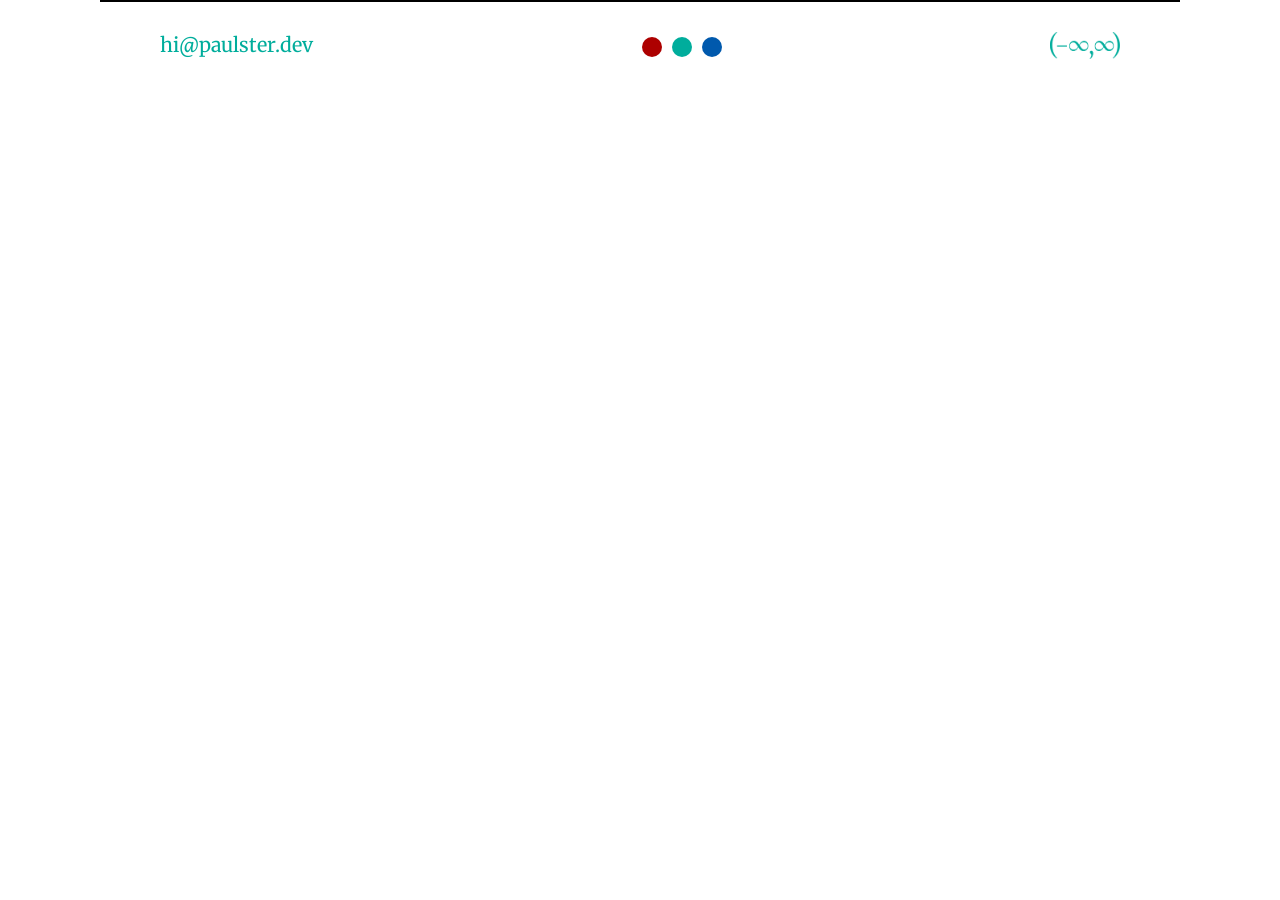
<file: footer.html>
<!DOCTYPE html>
<html>
    <head>
        <meta name="viewport" content="width=device-width, initial-scale=1">
        <link rel="stylesheet" href="/style.css?v=1.1">
        <link rel="preconnect" href="https://fonts.googleapis.com">
        <link rel="preconnect" href="https://fonts.gstatic.com" crossorigin>
        <link href="https://fonts.googleapis.com/css2?family=Merriweather:ital,opsz,wdth,wght@0,18..144,112,300..900;1,18..144,112,300..900&display=swap" rel="stylesheet">
                </head>
    <div class="footer-container">
        <div class="separator"></div>
        <div class="footer">
            <a href="mailto:hi@paulster.dev" class="footer-text">
                hi@paulster.dev
            </a>
            <div class="circles-container">
                <div class="circle" style="background-color:#AD0000">
                </div>
                <div class="circle" style="background-color:#00AD9C">
                </div>
                <div class="circle" style="background-color:#0059AD">
                </div>
            </div>
            <a href="/writing/infinites.html">
                <img src="/assets/Infinites.png" style="width:70px">
            </a>

        </div>
    </div>

</html>
</file>
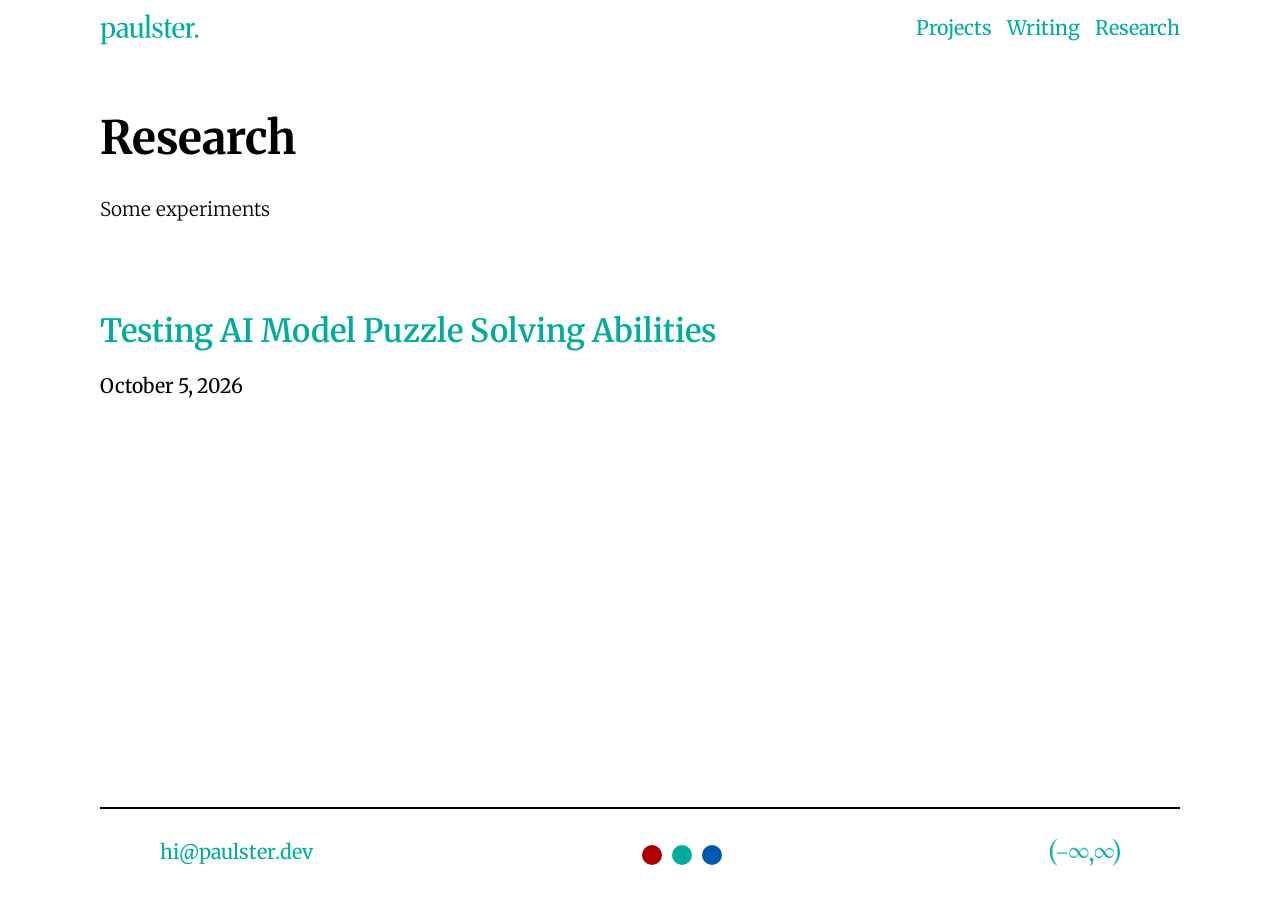
<file: research.html>
<!DOCTYPE html>
<html>
    <head>
        <meta name="viewport" content="width=device-width, initial-scale=1">
        <link rel="stylesheet" href="/style.css?v=1.1">
        <link rel="shortcut icon" href="/assets/favicon.png">
        <script src="/script.js" defer></script>
        <link rel="preconnect" href="https://fonts.googleapis.com">
        <link rel="preconnect" href="https://fonts.gstatic.com" crossorigin>
        <link href="https://fonts.googleapis.com/css2?family=Merriweather:ital,opsz,wdth,wght@0,18..144,112,300..900;1,18..144,112,300..900&display=swap" rel="stylesheet">

        <title>Research - paulster.dev</title>
    </head>
    
    <body>
        <header>
            <div id="header-menu">
            </div>
        </header>
        <div class="page-title-container">
            <h1 class="heading1">
                Research
            </h1>
            <h2 class="heading4">
                Some experiments
            </h2>
        </div>
        <div id="research-cards-container" class="essay-cards-container">
            
        </div>
        <footer>
            <div id="footer">
            </div>
        </footer>
    </body>

</html>
</file>
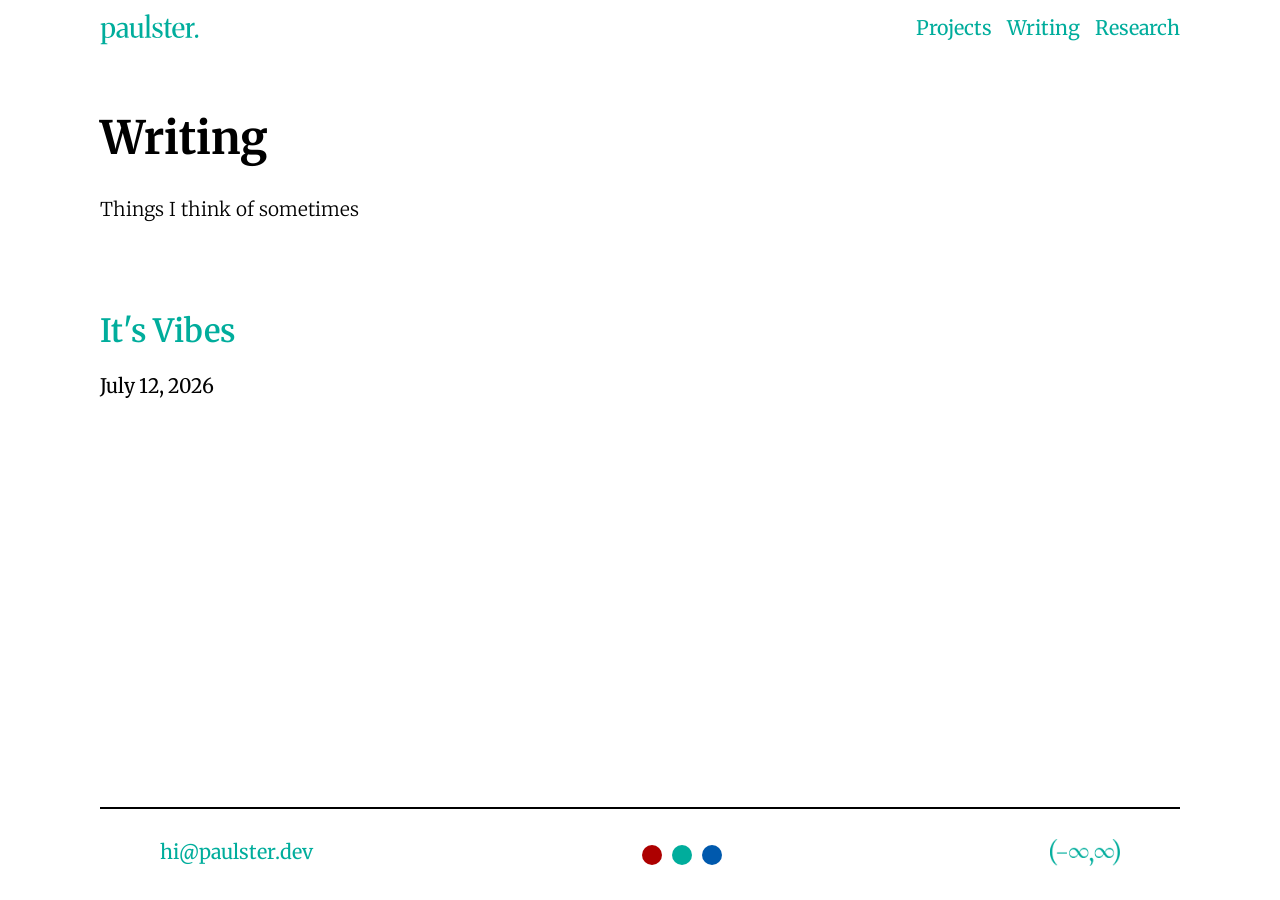
<file: writing.html>
<!DOCTYPE html>
<html>
    <head>
        <meta name="viewport" content="width=device-width, initial-scale=1">
        <link rel="stylesheet" href="/style.css?v=1.1">
        <link rel="preconnect" href="https://fonts.googleapis.com">
        <link rel="preconnect" href="https://fonts.gstatic.com" crossorigin>
        <link href="https://fonts.googleapis.com/css2?family=Merriweather:ital,opsz,wdth,wght@0,18..144,112,300..900;1,18..144,112,300..900&display=swap" rel="stylesheet">
        <link rel="shortcut icon" href="/assets/favicon.png">
        <script src="/script.js" defer></script>

        <title>Writing - paulster.dev</title>
    </head>
    
    <body>
        <header>
            <div id="header-menu">
            </div>
        </header>
        <div class="page-title-container">
            <h1 class="heading1">
                Writing
            </h1>
            <h2 class="heading4">
                Things I think of sometimes
            </h2>
        </div>
        <div id="writing-cards-container" class="essay-cards-container">
            
        </div>
        <footer>
            <div id="footer">
            </div>
        </footer>
    </body>
    
</html>
</file>
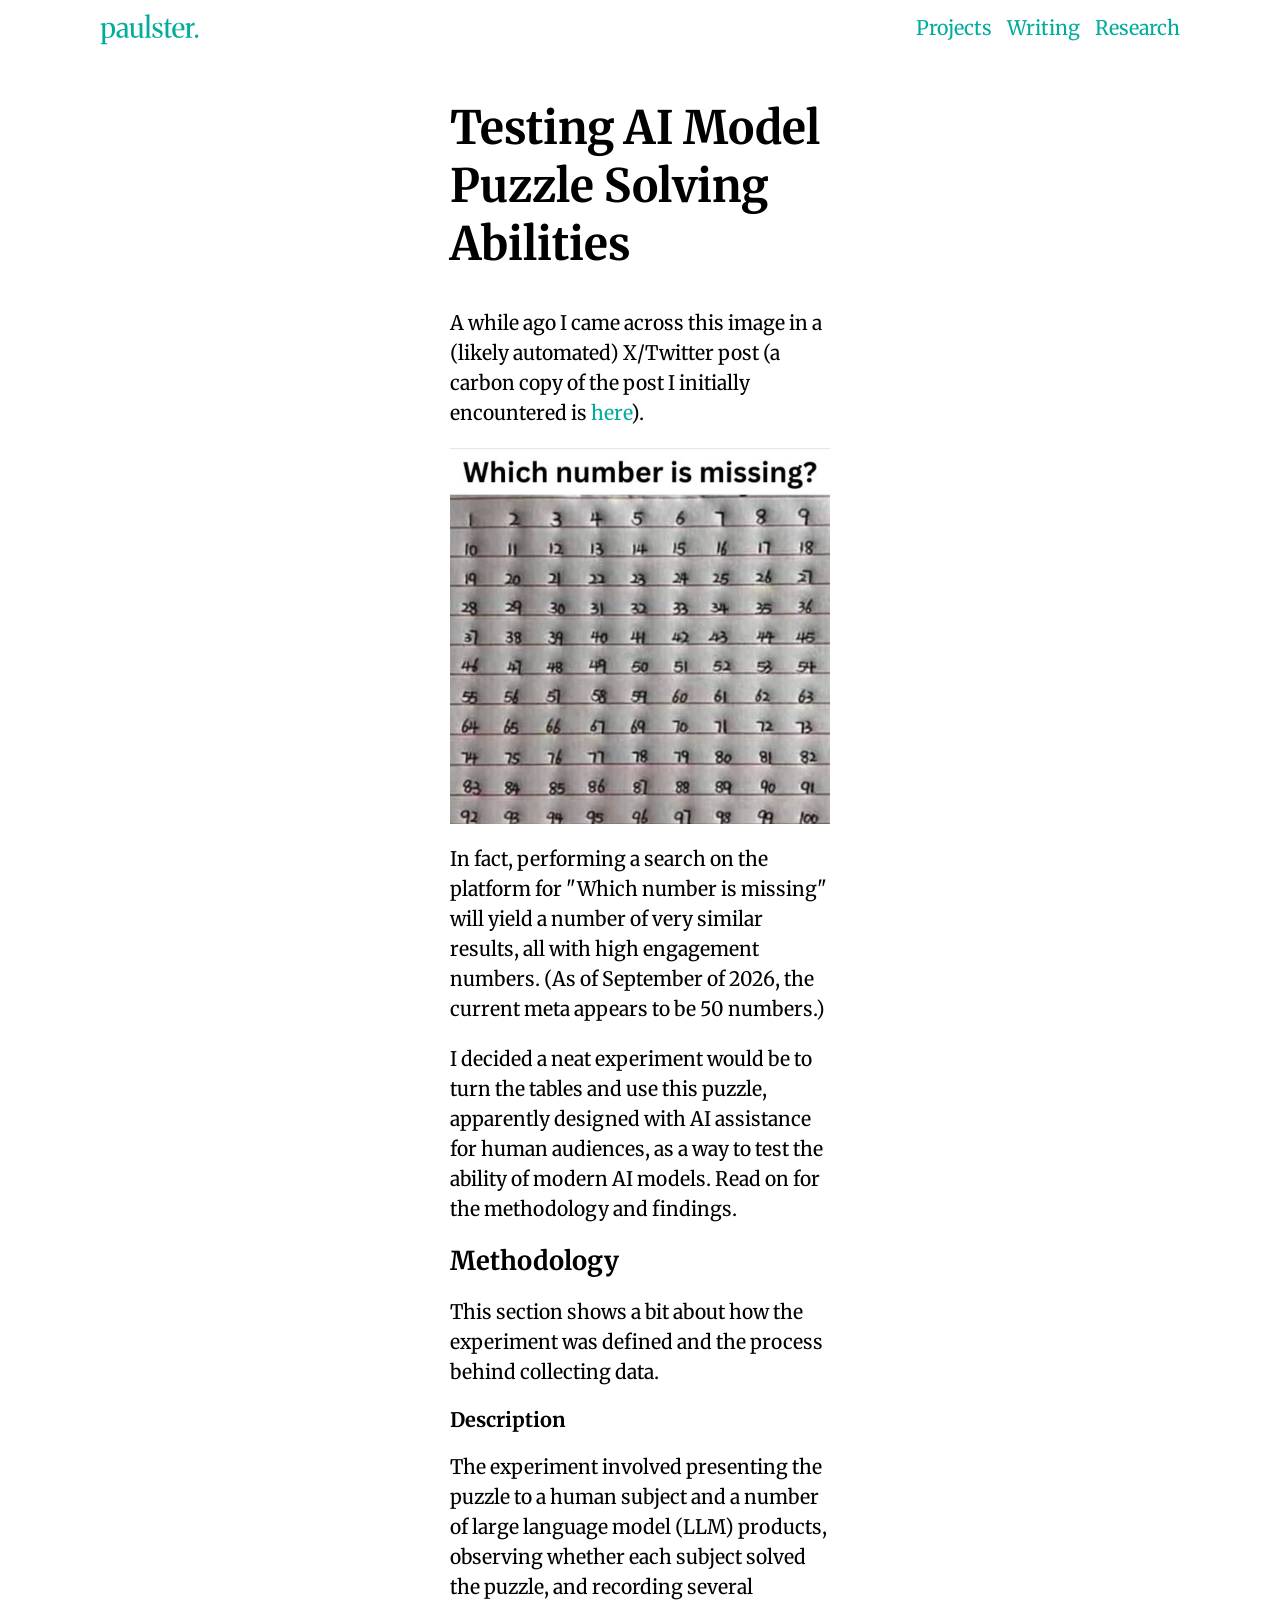
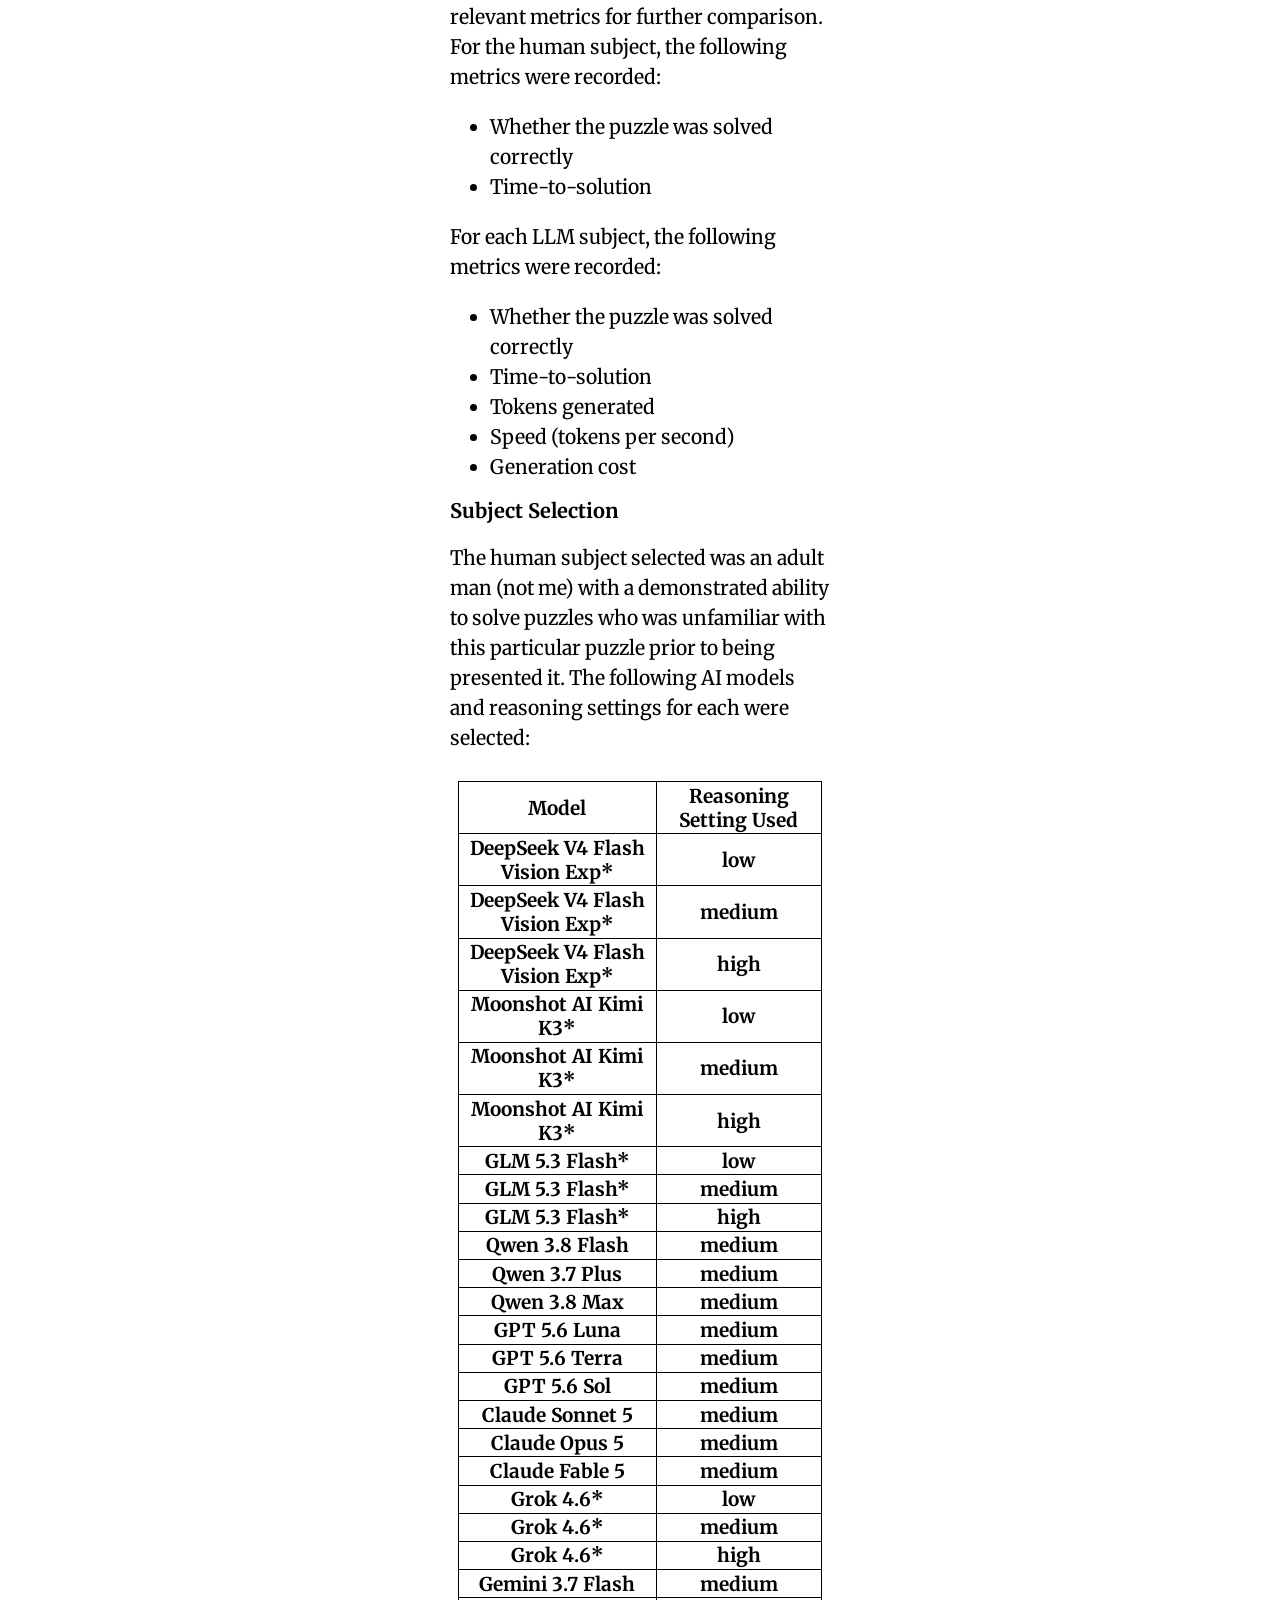
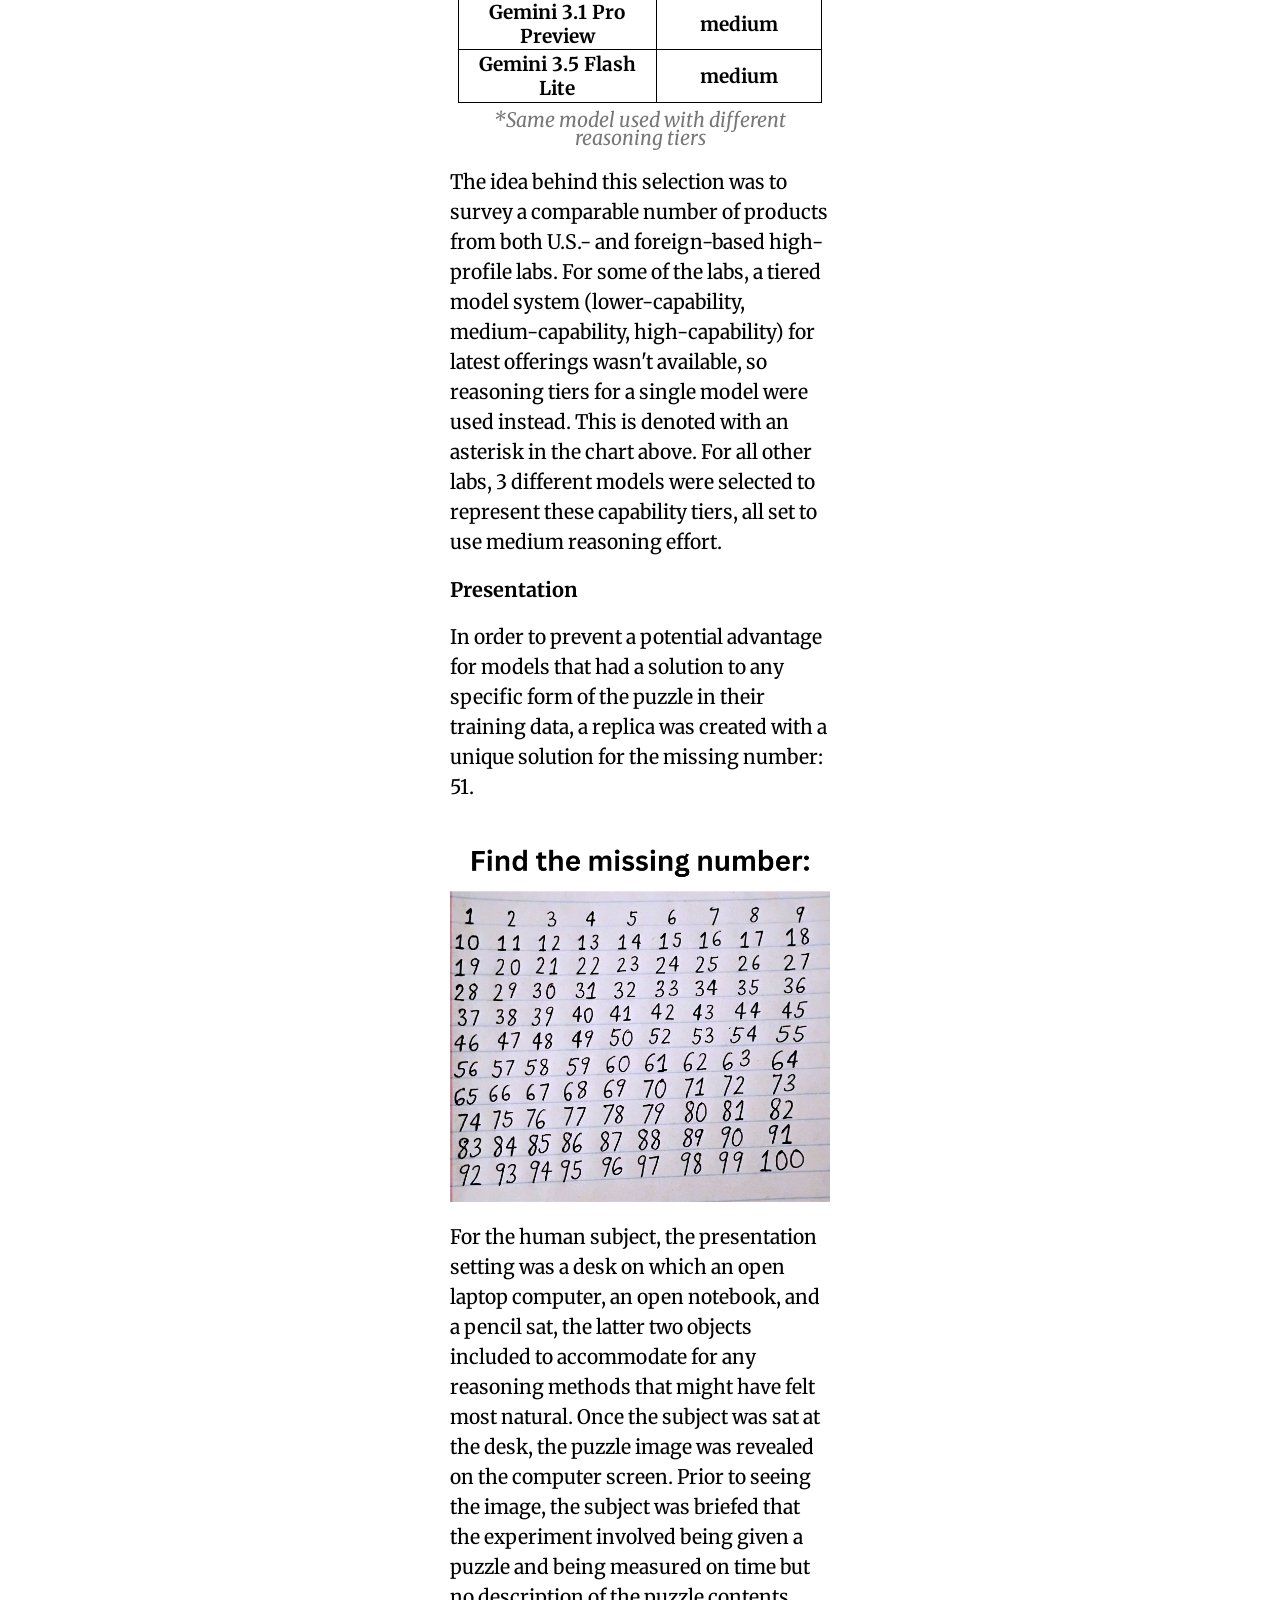
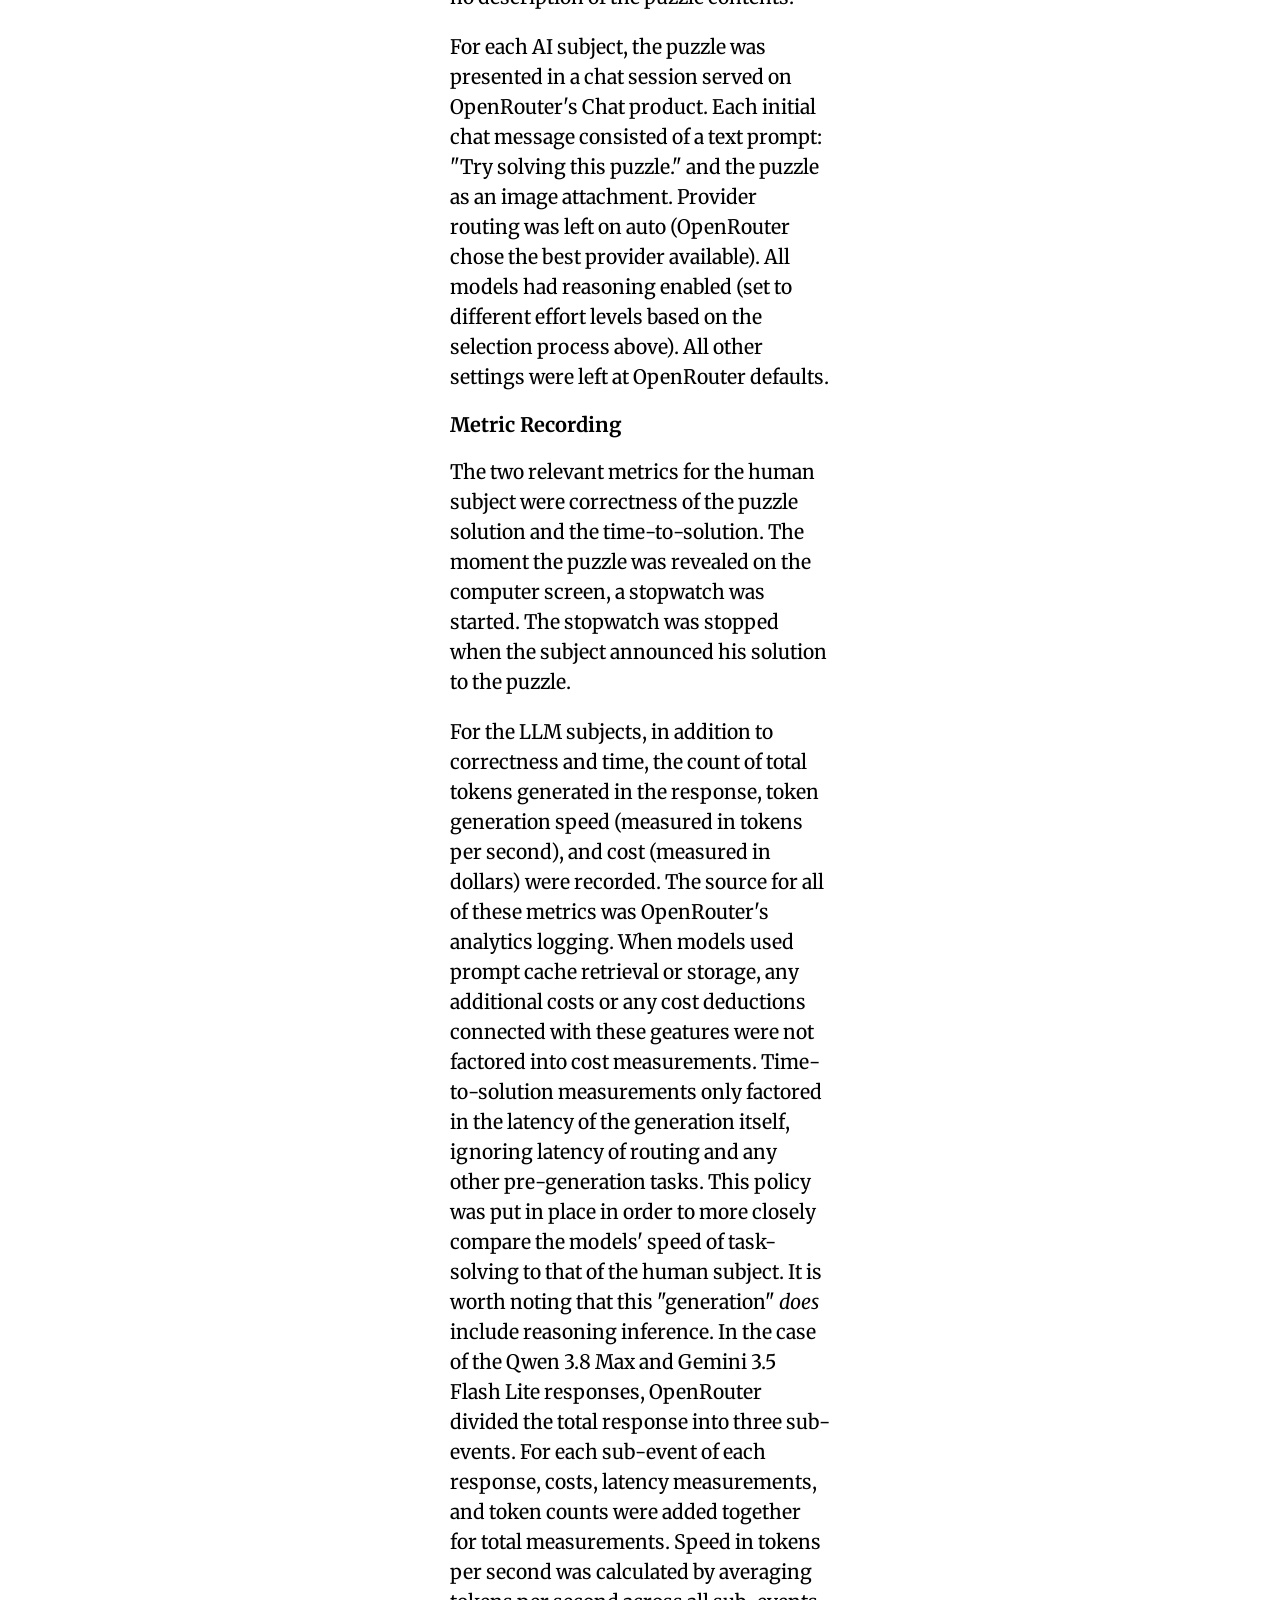
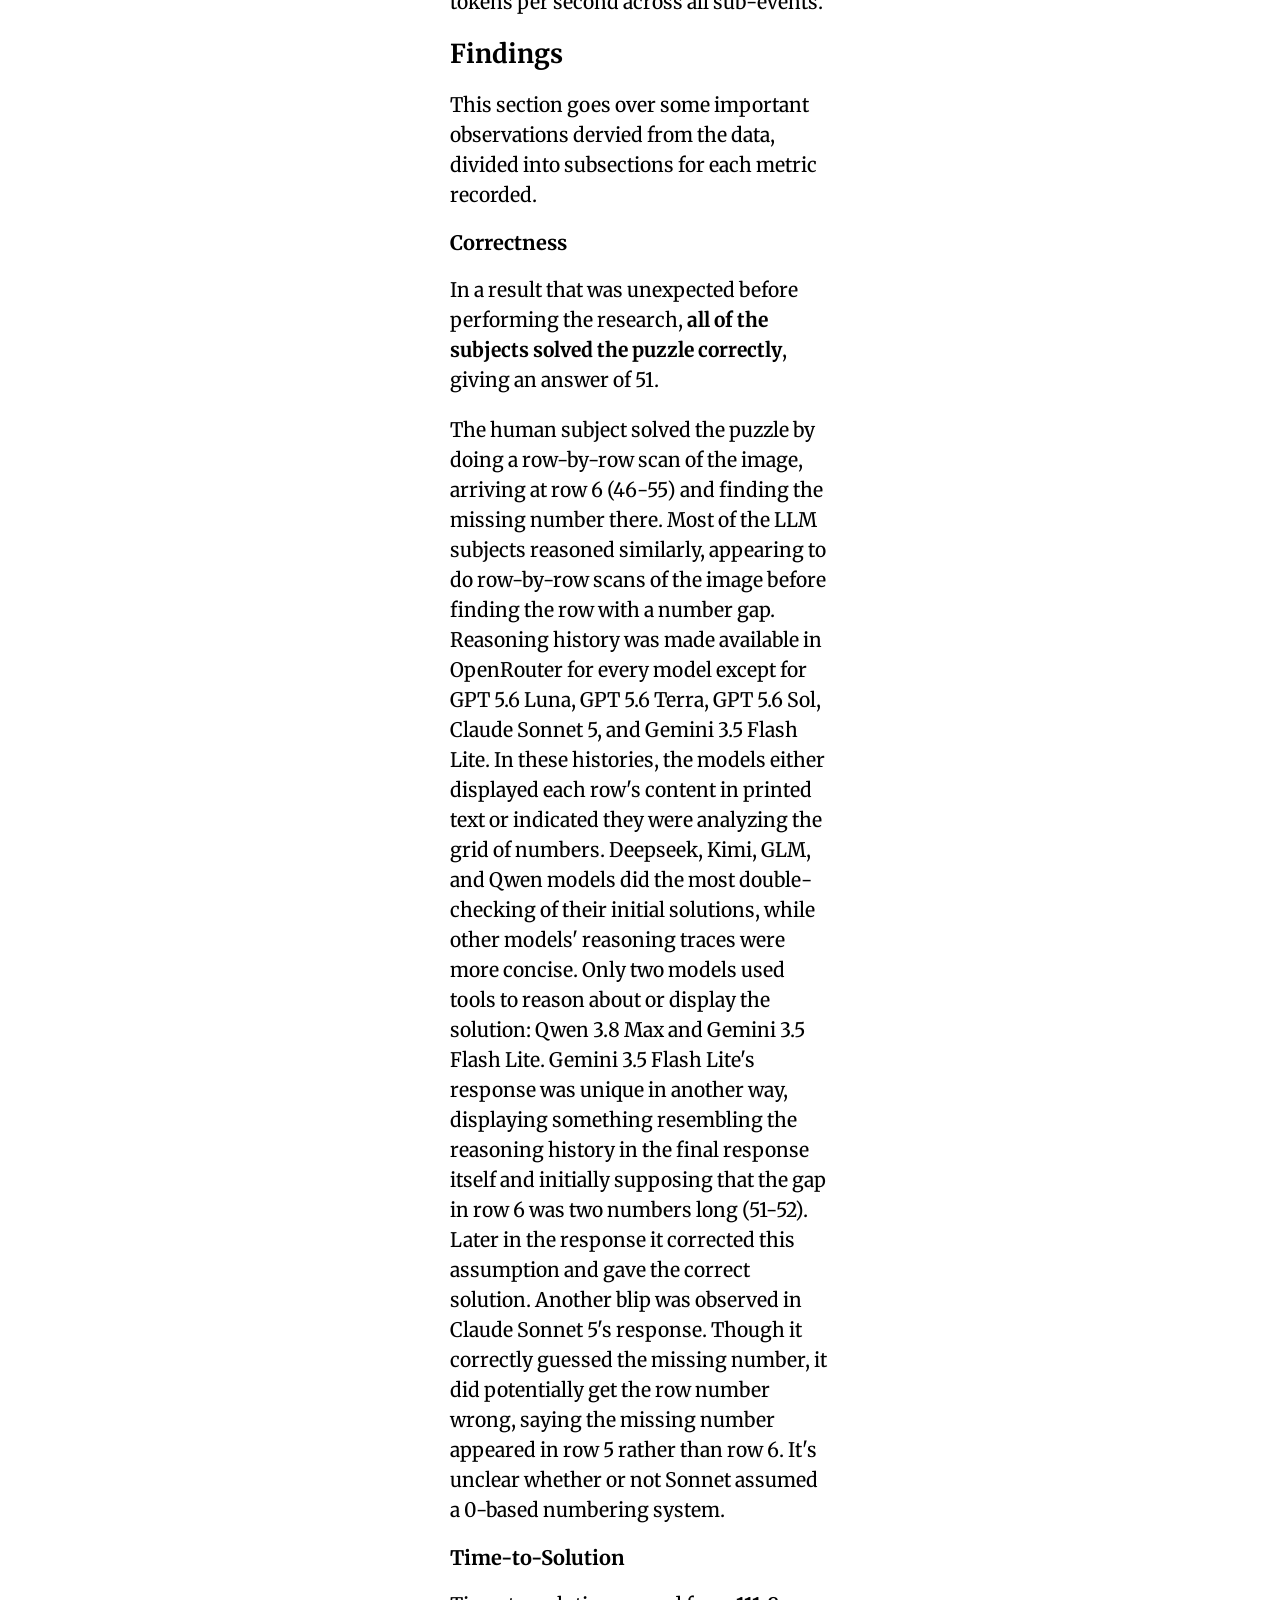
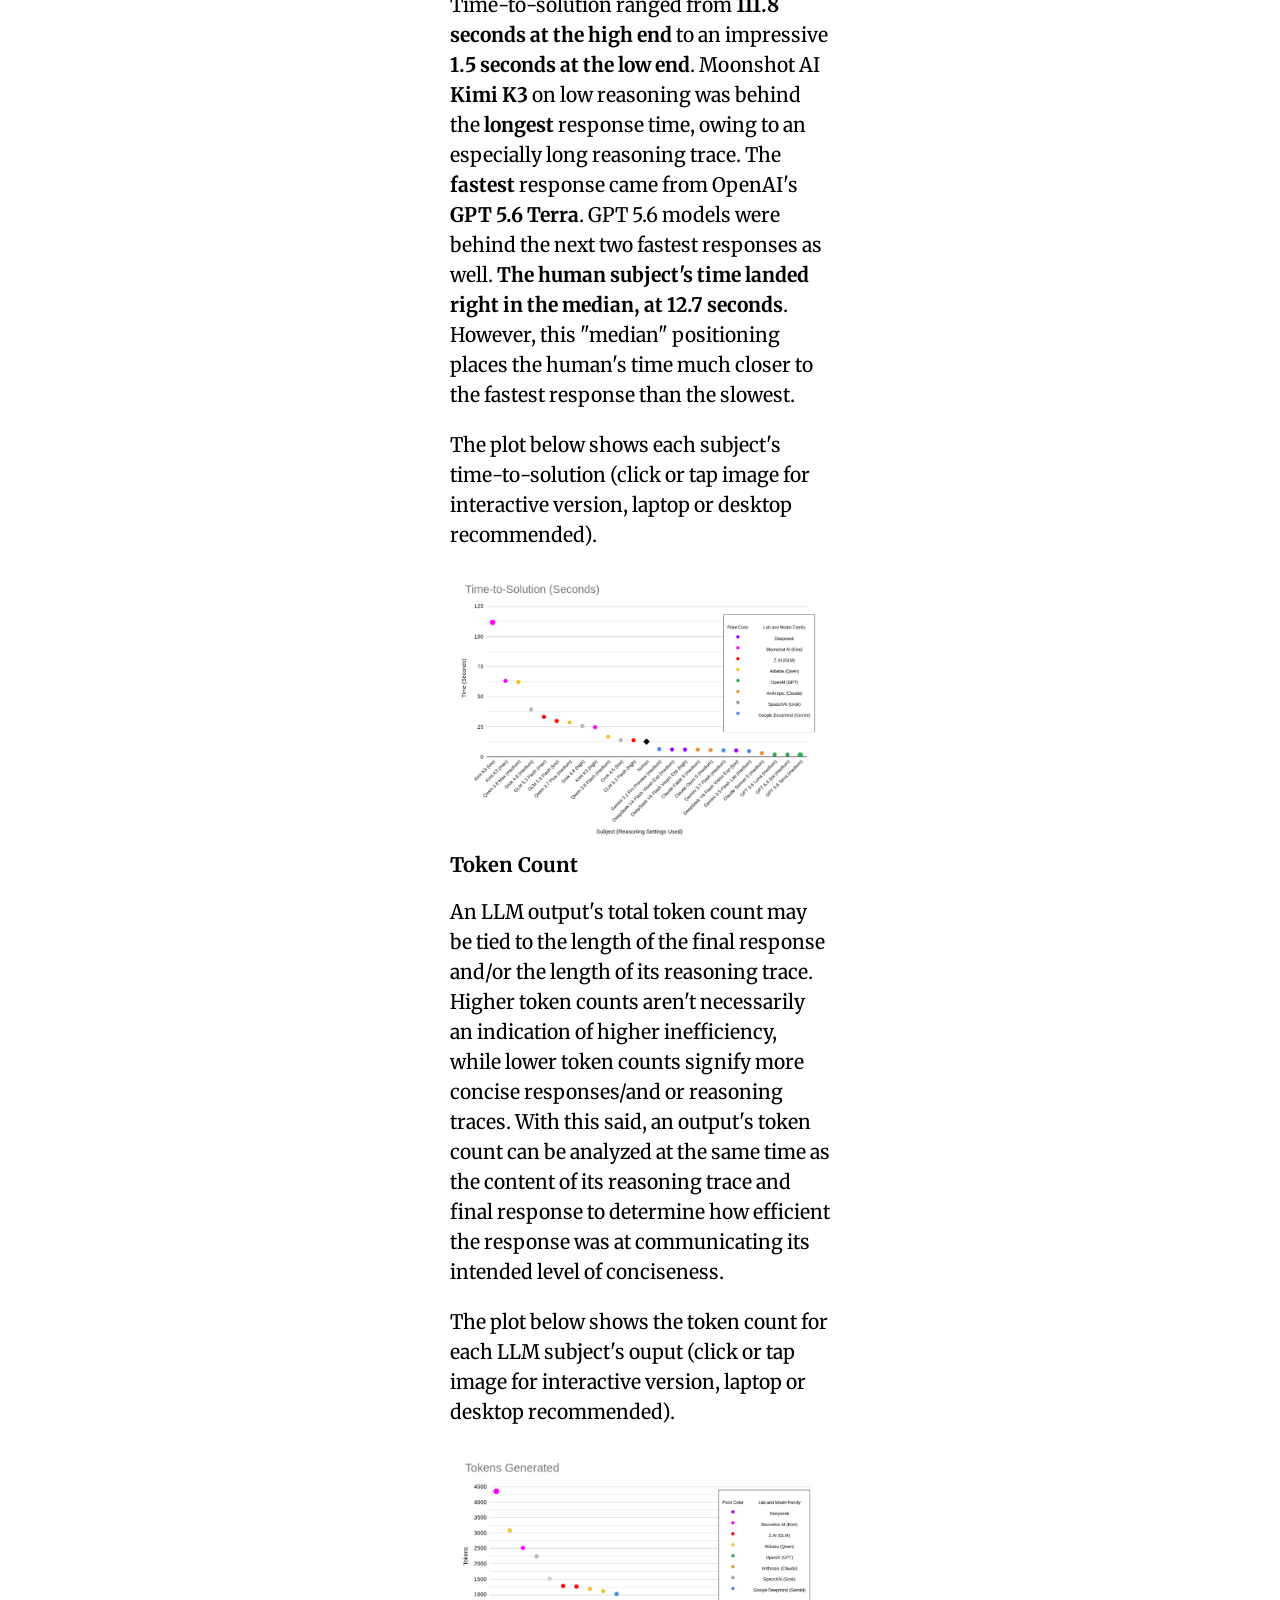
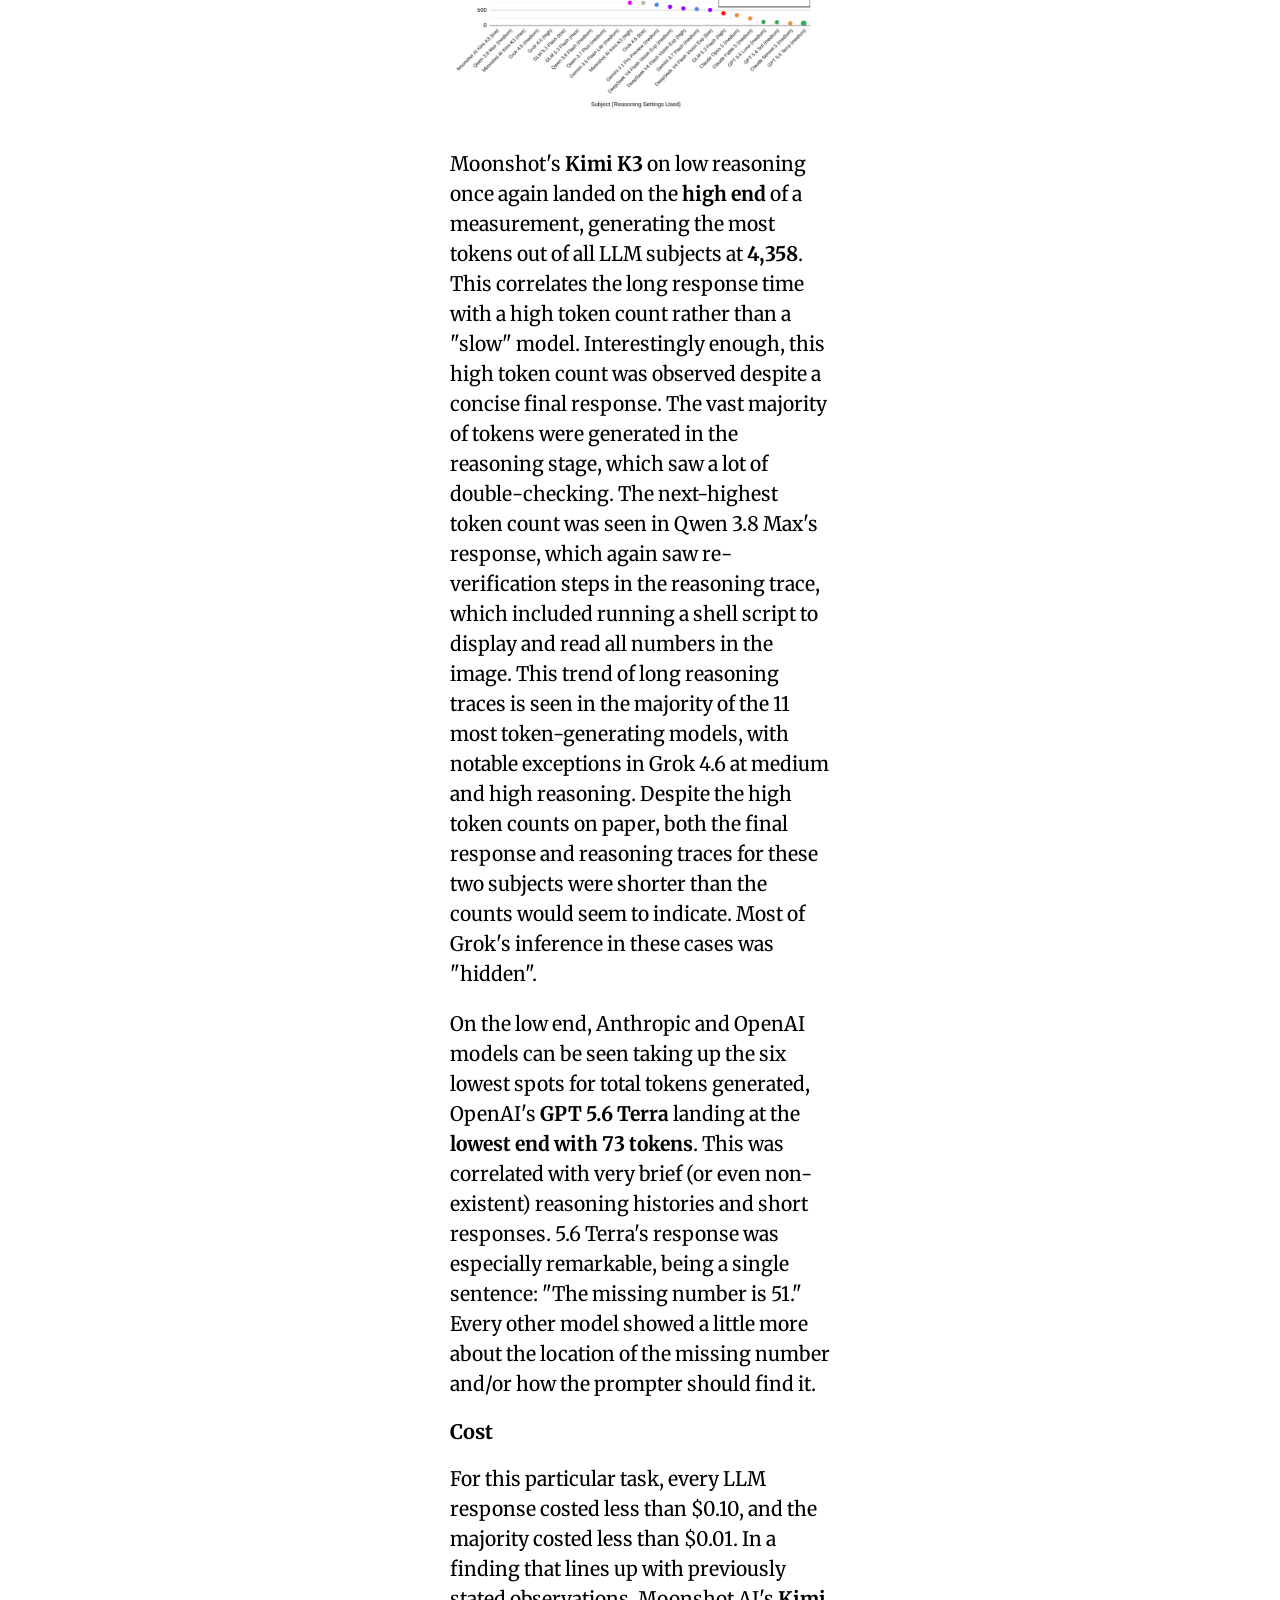
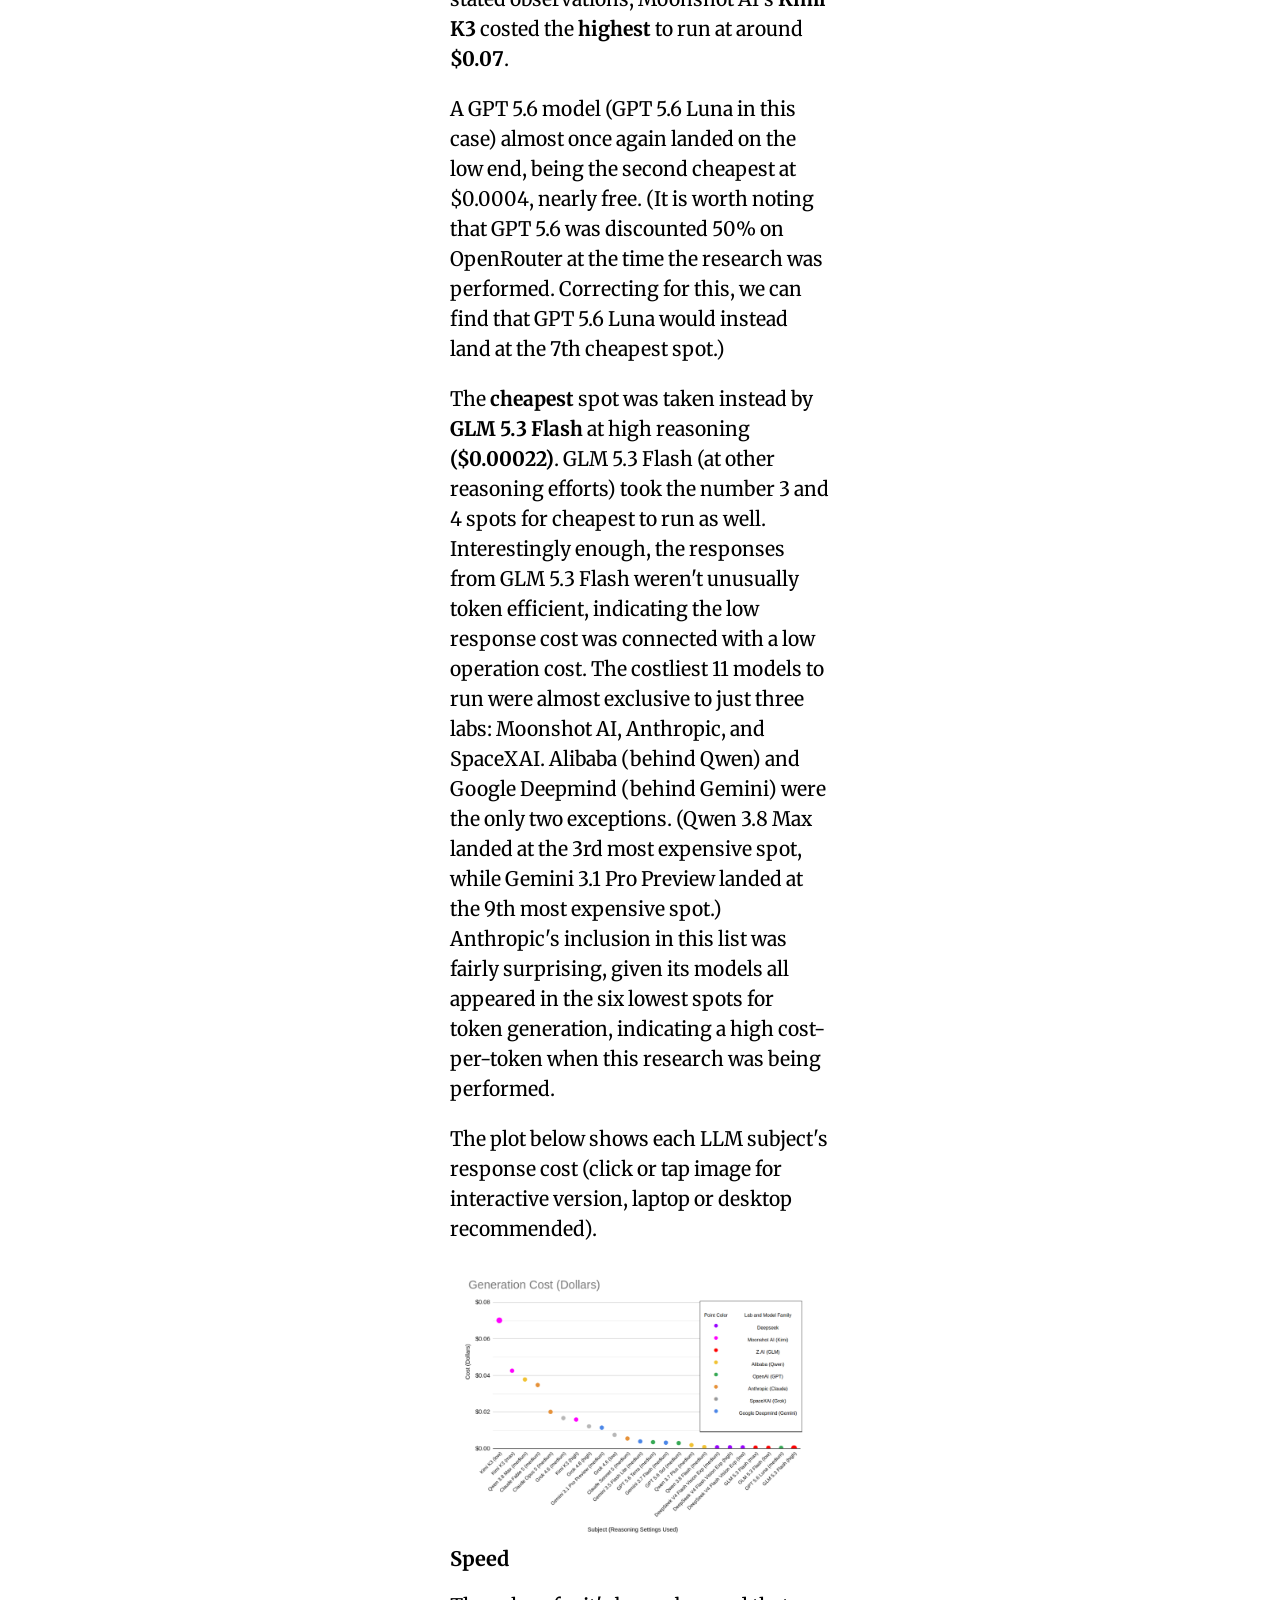
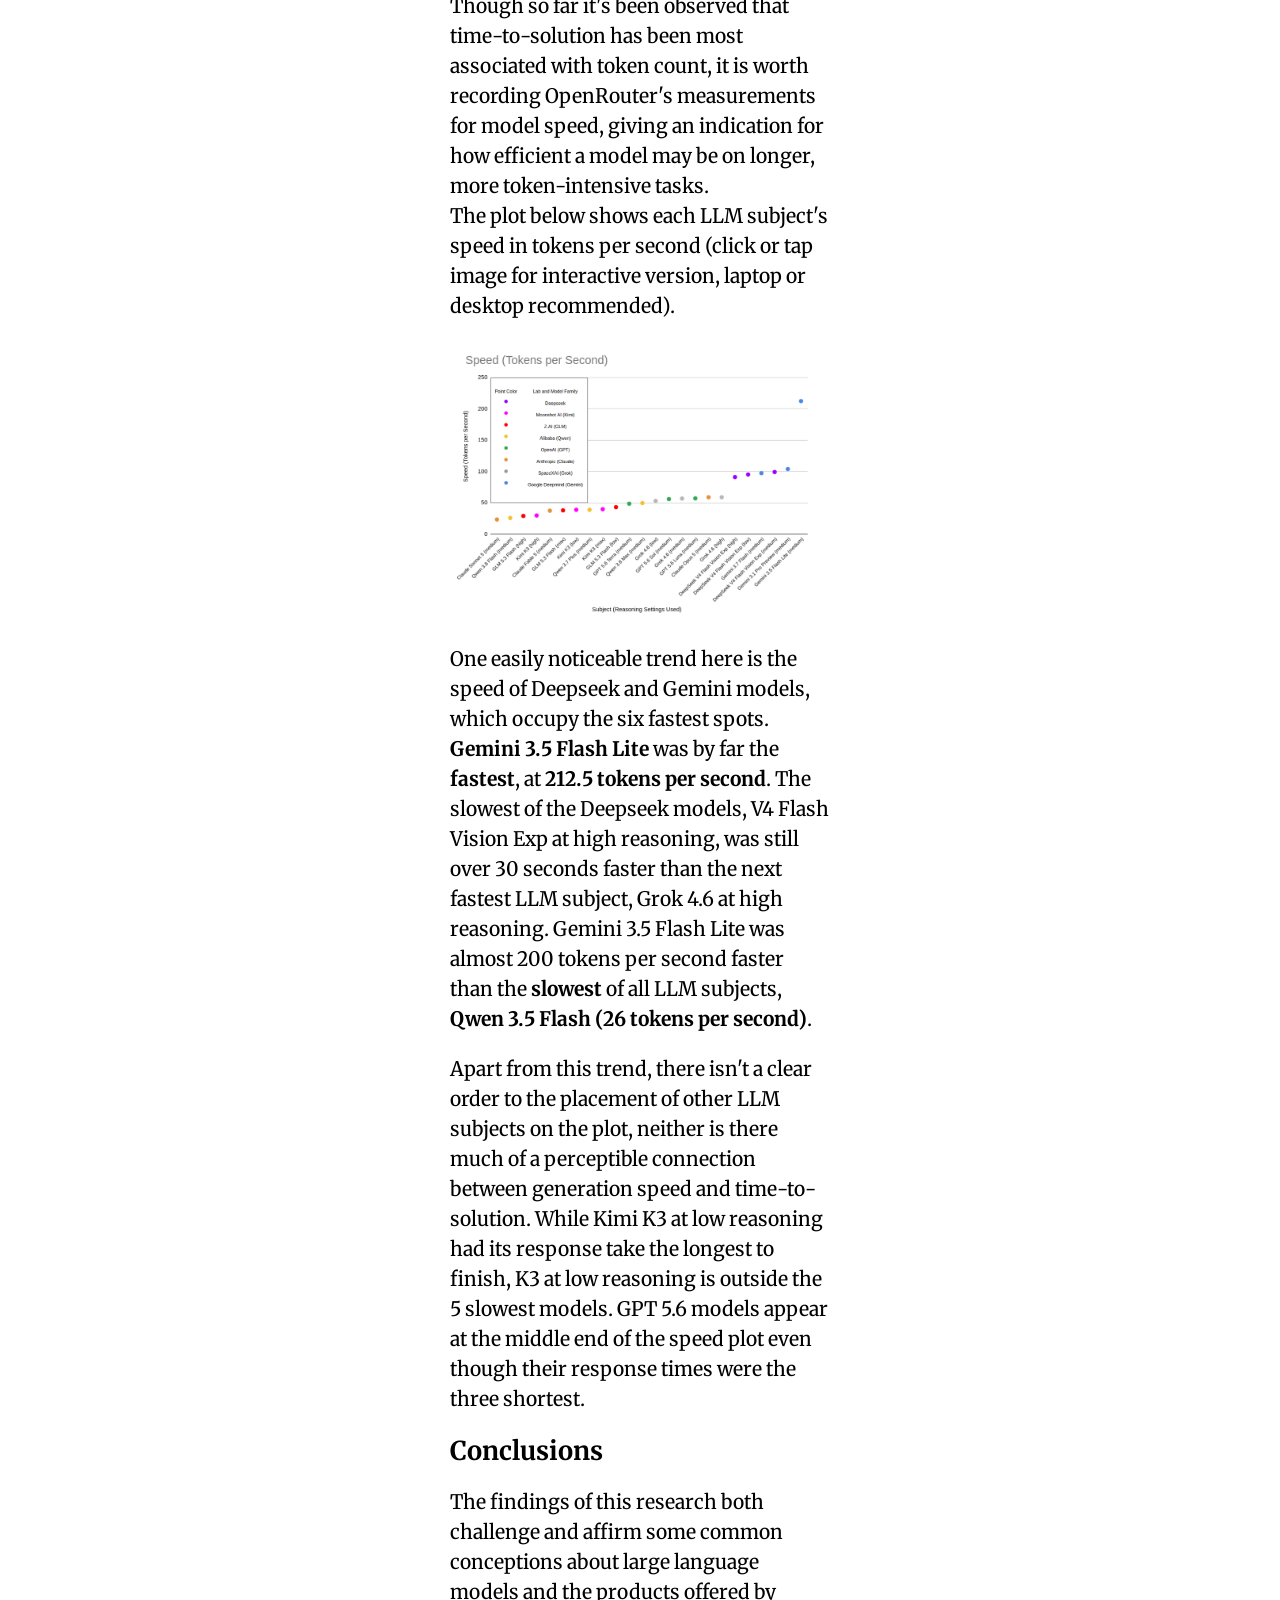
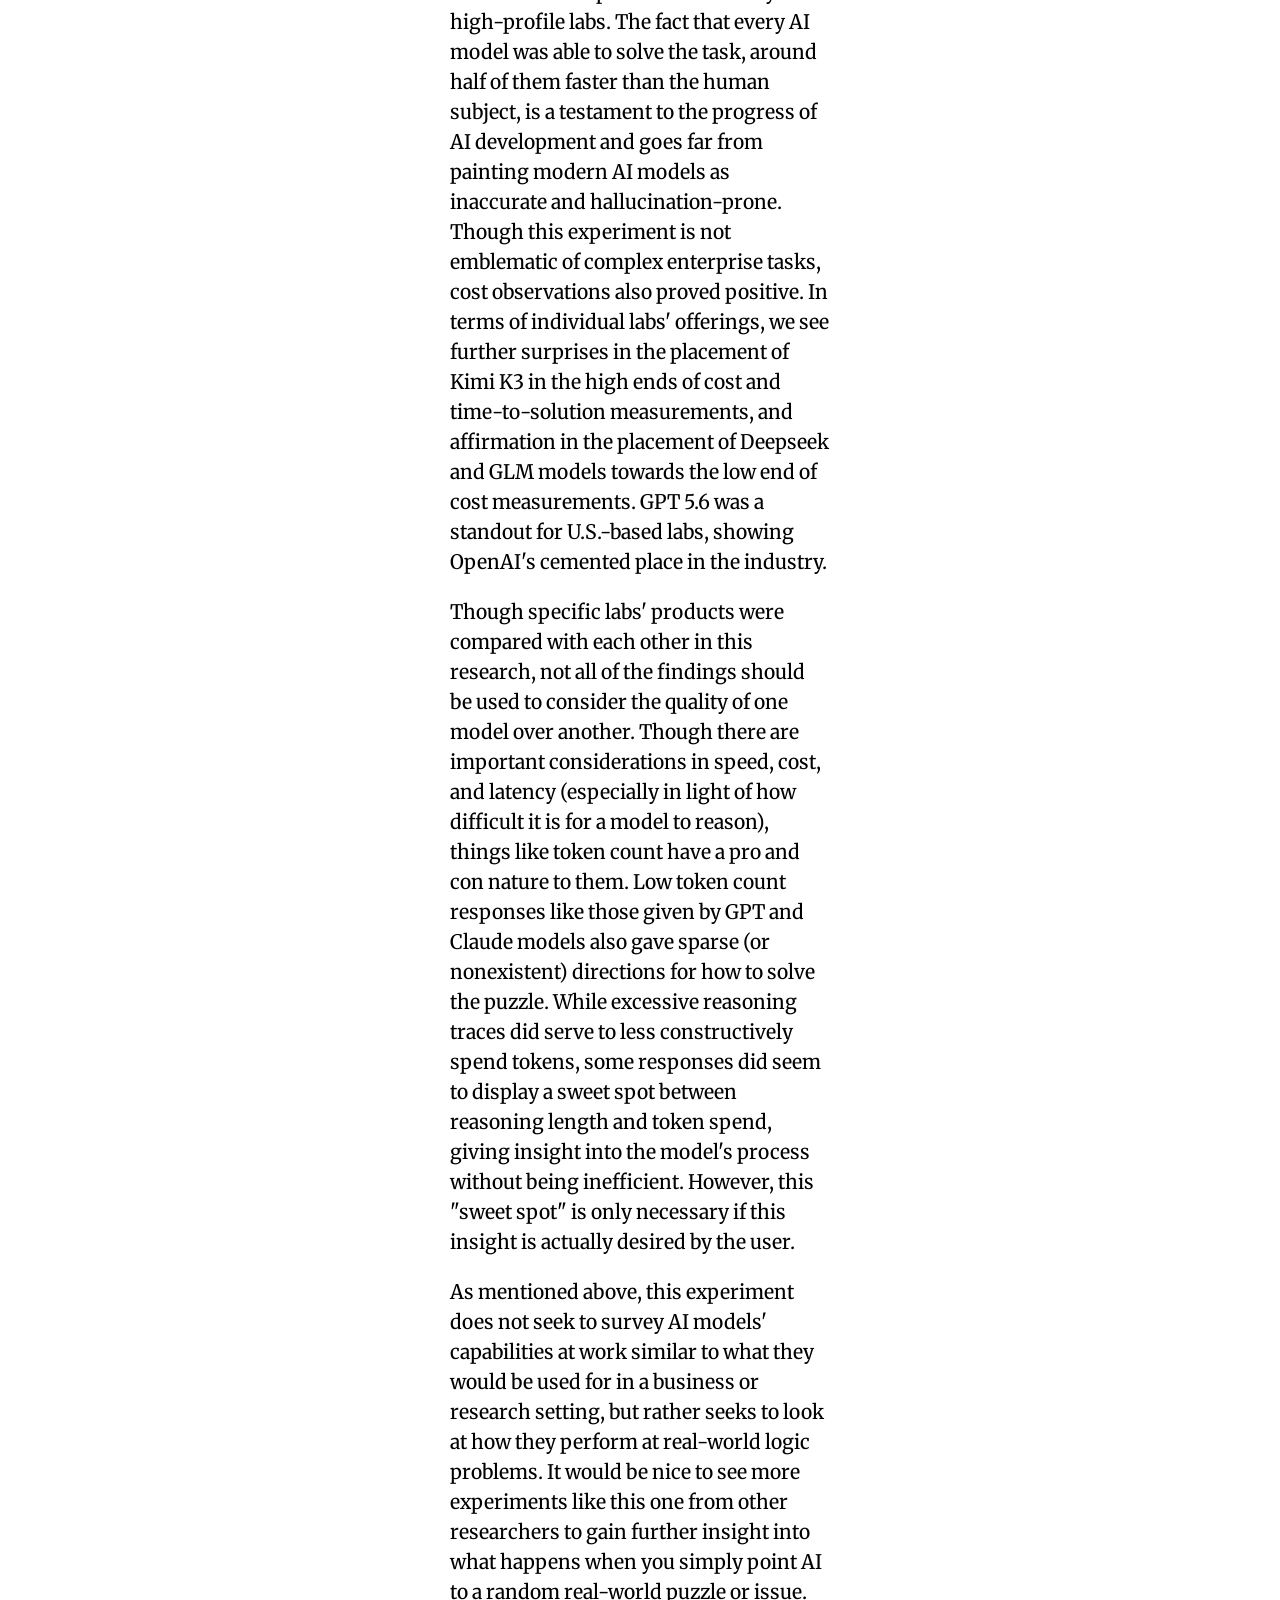
<file: research/ai-puzzle.html>
<!DOCTYPE html>
<html>
    <head>
        <meta name="viewport" content="width=device-width, initial-scale=1">
        <link rel="stylesheet" href="/style.css?v=1.1">
        <link rel="shortcut icon" href="/assets/favicon.png">
        <link rel="preconnect" href="https://fonts.googleapis.com">
        <link rel="preconnect" href="https://fonts.gstatic.com" crossorigin>
        <link href="https://fonts.googleapis.com/css2?family=Merriweather:ital,opsz,wdth,wght@0,18..144,112,300..900;1,18..144,112,300..900&display=swap" rel="stylesheet">
        <script src="/script.js" defer></script>

        <title>Testing AI Model Puzzle Solving Abilities - paulster.dev</title>
    </head>
    
    <body>
        <header>
            <div id="header-menu">
            </div>
        </header>
        <div class="essay-container">
            <h1 class="heading1 essay-title">
                Testing AI Model Puzzle Solving Abilities
            </h1>
            <p class="body-style">
                A while ago I came across this image in a (likely automated) X/Twitter post 
                (a carbon copy of the post I initially encountered is <a href=https://x.com/suraj_dalvi21/status/1983082255594697187> here</a>). 
            </p>
            <div class="essay-visual">
                <img src="/research/assets/ai-puzzle/original-number-puzzle.jpeg" class="essay-image" alt="A visual logic puzzle asking which number is missing from a grid of numbers 1-100. Answer: 68."> 
            </div>
            <p class="body-style">
                In fact, performing a search on the platform for "Which number is missing" will yield a number of very similar results, all with high engagement numbers. 
                (As of September of 2026, the current meta appears to be 50 numbers.) 
            </p>
            <p class="body-style">
                I decided a neat experiment would be to turn the tables and use this puzzle, apparently designed with AI assistance for human audiences,
                 as a way to test the ability of modern AI models. Read on for the methodology and findings.
            </p>
            <h2 class="heading2">
                <strong>Methodology</strong>
            </h2>
            <p class="body-style">
                This section shows a bit about how the experiment was defined and the process behind collecting data.
            </p>
            <h3 class="heading3">
                <strong>Description</strong>
            </h3>
            <p class="body-style">
                The experiment involved presenting the puzzle to a human subject and a number of large language model (LLM) products, observing whether each subject solved the puzzle, and recording several relevant metrics for further comparison. 
                For the human subject, the following metrics were recorded:
                <ul class="body-style">
                    <li>Whether the puzzle was solved correctly</li>
                    <li>Time-to-solution</li>
                </ul>
                </p>
            <p class="body-style">
                For each LLM subject, the following metrics were recorded:
                <ul class="body-style">
                    <li>Whether the puzzle was solved correctly</li>
                    <li>Time-to-solution</li>
                    <li>Tokens generated</li>
                    <li>Speed (tokens per second)</li>
                    <li>Generation cost</li>
                </ul>
            </p>
             <h3 class="heading3">
                <strong>Subject Selection</strong>
            </h3>
            <p class="body-style">
                The human subject selected was an adult man (not me) with a demonstrated ability to solve puzzles who was unfamiliar with this particular puzzle prior to being presented it.
                The following AI models and reasoning settings for each were selected:
            </p>
            <div class="essay-visual">
            <table class="heading4">
                <tr>
                    <th>Model</th>
                    <th>Reasoning Setting Used</th>
                </tr>
                <tr>
                    <th>DeepSeek V4 Flash Vision Exp*</th>
                    <th>low</th>
                </tr>
                <tr>
                    <th>DeepSeek V4 Flash Vision Exp*</th>
                    <th>medium</th>
                </tr>
                <tr>
                    <th>DeepSeek V4 Flash Vision Exp*</th>
                    <th>high</th>
                </tr>
                <tr>
                    <th>Moonshot AI Kimi K3*</th>
                    <th>low</th>
                </tr>
                <tr>
                    <th>Moonshot AI Kimi K3*</th>
                    <th>medium</th>
                </tr>
                <tr>
                    <th>Moonshot AI Kimi K3*</th>
                    <th>high</th>
                </tr>
                <tr>
                    <th>GLM 5.3 Flash*</th>
                    <th>low</th>
                </tr>
                <tr>
                    <th>GLM 5.3 Flash*</th>
                    <th>medium</th>
                </tr> 
                <tr>
                    <th>GLM 5.3 Flash*</th>
                    <th>high</th>
                </tr>
                <tr>
                    <th>Qwen 3.8 Flash</th>
                    <th>medium</th>
                </tr>
                <tr>
                    <th>Qwen 3.7 Plus</th>
                    <th>medium</th>
                </tr>
                <tr>
                    <th>Qwen 3.8 Max</th>
                    <th>medium</th>
                </tr>
                <tr>
                    <th>GPT 5.6 Luna</th>
                    <th>medium</th>
                </tr>
                <tr>
                    <th>GPT 5.6 Terra</th>
                    <th>medium</th>
                </tr>
                <tr>
                    <th>GPT 5.6 Sol</th>
                    <th>medium</th>
                </tr>
                <tr>
                    <th>Claude Sonnet 5</th>
                    <th>medium</th>
                </tr>
                <tr>
                    <th>Claude Opus 5</th>
                    <th>medium</th>
                </tr>
                <tr>
                    <th>Claude Fable 5</th>
                    <th>medium</th>
                </tr>
                <tr>
                    <th>Grok 4.6*</th>
                    <th>low</th>
                </tr>
                <tr>
                    <th>Grok 4.6*</th>
                    <th>medium</th>
                </tr>
                <tr>
                    <th>Grok 4.6*</th>
                    <th>high</th>
                </tr>
                <tr>
                    <th>Gemini 3.7 Flash</th>
                    <th>medium</th>
                </tr>
                <tr>
                    <th>Gemini 3.1 Pro Preview</th>
                    <th>medium</th>
                </tr>
                <tr>
                    <th>Gemini 3.5 Flash Lite</th>
                    <th>medium</th>
                </tr>
            </table>
            </div>
            <p class="img-description">
                <i>*Same model used with different reasoning tiers</i>
            </p>
            <p class="body-style">
                The idea behind this selection was to survey a comparable number of products from both U.S.- and foreign-based high-profile labs. 
                For some of the labs, a tiered model system (lower-capability, medium-capability, high-capability) for latest offerings wasn't available, 
                so reasoning tiers for a single model were used instead. This is denoted with an asterisk in the chart above. For all other labs, 3 different
                 models were selected to represent these capability tiers, all set to use medium reasoning effort.
            </p>
            <h3 class="heading3">
                <strong>Presentation</strong>
            </h3>
            <p class="body-style">
                In order to prevent a potential advantage for models that had a solution to any specific form of the puzzle in their training data, 
                a replica was created with a unique solution for the missing number: 51.
            </p>
            <div class="essay-visual">
                <img src="/research/assets/ai-puzzle/custom-puzzle.png" class="essay-image" alt="A visual logic puzzle prompting the viewer to find the missing number from a grid of numbers 1-100. Answer: 51."> 
            </div>
            <p class="body-style">
                For the human subject, the presentation setting was a desk on which an open laptop computer, an open notebook, and a pencil sat, the 
                latter two objects included to accommodate for any reasoning methods that might have felt most natural. Once the subject was sat at the desk, 
                the puzzle image was revealed on the computer screen. Prior to seeing the image, the subject was briefed that the experiment involved being 
                given a puzzle and being measured on time but no description of the puzzle contents.
            </p>
            <p class="body-style">
                For each AI subject, the puzzle was presented in a chat session served on OpenRouter's Chat product. Each initial chat message consisted
                 of a text prompt: "Try solving this puzzle." and the puzzle as an image attachment. Provider routing was left on auto (OpenRouter chose the 
                 best provider available). All models had reasoning enabled (set to different effort levels based on the selection process above). 
                 All other settings were left at OpenRouter defaults.
            </p>
            <h3 class="heading3">
                <strong>Metric Recording</strong>
            </h3>
            <p class="body-style">
                The two relevant metrics for the human subject were correctness of the puzzle solution and the time-to-solution. 
                The moment the puzzle was revealed on the computer screen, a stopwatch was started. 
                The stopwatch was stopped when the subject announced his solution to the puzzle.
            </p>
            <p class="body-style">
                For the LLM subjects, in addition to correctness and time, the count of total tokens generated in the response, token generation speed 
                (measured in tokens per second), and cost (measured in dollars)
                 were recorded. The source for all of these metrics was OpenRouter's analytics logging. When models used prompt cache retrieval or storage, 
                 any additional costs or any cost deductions connected with these geatures were not factored into cost measurements. 
                 Time-to-solution measurements only factored in the latency of the generation itself, ignoring latency of routing and any other pre-generation tasks. 
                 This policy was put in place in order to more closely compare the models' speed of task-solving to that of the human subject. 
                 It is worth noting that this "generation" <em>does</em> include reasoning inference. In the case of the Qwen 3.8 Max and Gemini 3.5 Flash Lite responses, 
                 OpenRouter divided the total response into three sub-events. For each sub-event of each response, costs, latency measurements, and token counts were 
                 added together for total measurements. Speed in tokens per second was calculated by averaging tokens per second across all sub-events.
            </p>
            <h2 class="heading2">
                <strong>Findings</strong>
            </h2>
            <p class="body-style">
                This section goes over some important observations dervied from the data, divided into subsections for each metric recorded.
            </p>
            <h3 class="heading3">
                <strong>Correctness</strong>
            </h3>
            <p class="body-style">
                In a result that was unexpected before performing the research, <strong>all of the subjects solved the puzzle correctly</strong>, giving an answer of 51. 
            </p>
            <p class="body-style">
                The human subject solved the puzzle by doing a row-by-row scan of the image, arriving at row 6 (46-55) and finding the missing number there.
                Most of the LLM subjects reasoned similarly, appearing to do row-by-row scans of the image before finding the row with a number gap. 
                Reasoning history was made available in OpenRouter for every model except for GPT 5.6 Luna, GPT 5.6 Terra, GPT 5.6 Sol, Claude Sonnet 5, and Gemini 3.5 Flash Lite. 
                In these histories, the models either displayed each row's content in printed text or indicated they were analyzing the grid of numbers. Deepseek, Kimi, GLM, and Qwen models 
                did the most double-checking of their initial solutions, while other models' reasoning traces were more concise. Only two models used tools to reason about 
                or display the solution: Qwen 3.8 Max and Gemini 3.5 Flash Lite. Gemini 3.5 Flash Lite's response was unique in another way, displaying something resembling the 
                reasoning history in the final response itself and initially supposing that the gap in row 6 was two numbers long (51-52). Later in the response it 
                corrected this assumption and gave the correct solution. Another blip was observed in Claude Sonnet 5's response. Though it correctly guessed the missing number, 
                it did potentially get the row number wrong, saying the missing number appeared in row 5 rather than row 6. It's unclear whether or not Sonnet assumed a 0-based numbering system. 
            </p>
            <h3 class="heading3">
                <strong>Time-to-Solution</strong>
            </h3>
            <p class="body-style">
                Time-to-solution ranged from <strong>111.8 seconds at the high end</strong> to an impressive <strong>1.5 seconds at the low end</strong>. 
                Moonshot AI <strong>Kimi K3</strong> on low reasoning was behind the <strong>longest</strong> response time, owing to an especially long 
                reasoning trace. The <strong>fastest</strong> response came from OpenAI's <strong>GPT 5.6 Terra</strong>. GPT 5.6 models were behind the 
                next two fastest responses as well. <strong>The human subject's time landed right in the median, at 12.7 seconds</strong>. 
                However, this "median" positioning places the human's time much closer to the fastest response than the 
                slowest.
            </p>
            <p class="body-style">
                The plot below shows each subject's time-to-solution (click or tap image for interactive version, laptop or desktop recommended).
            </p>
            <div class="essay-visual">
                <a href="https://docs.google.com/spreadsheets/u/1/d/e/2PACX-1vQOUvHa5jeGMvLvHXj2_-tBCR1vbB1BBHUBg1ajhAawyZ9zUWLpSduGBW3-rDmVuihFOAhT4_Q5ZJO4/pubhtml?gid=2078446329&single=true" target="_blank">
                <img src="/research/assets/ai-puzzle/tts.png" class="essay-image" alt="A scatterplot of multicolored points mapping AI models to solution latency (time to solution) measures"> 
                </a>
            </div>
            <h3 class="heading3">
                <strong>Token Count</strong>
            </h3>
            <p class="body-style">
                An LLM output's total token count may be tied to the length of the final response and/or the length of its reasoning trace. 
                Higher token counts aren't necessarily an indication of higher inefficiency, while lower token counts signify more concise 
                responses/and or reasoning traces. With this said, an output's token count can be analyzed at the same time as the content
                 of its reasoning trace and final response to determine how efficient the response was at communicating its intended level of conciseness. 
            </p>
            <p class="body-style">
                The plot below shows the token count for each LLM subject's ouput (click or tap image for interactive version, laptop or desktop recommended). 
            </p>
            <div class="essay-visual">
                <a href="https://docs.google.com/spreadsheets/u/1/d/e/2PACX-1vQOUvHa5jeGMvLvHXj2_-tBCR1vbB1BBHUBg1ajhAawyZ9zUWLpSduGBW3-rDmVuihFOAhT4_Q5ZJO4/pubhtml?gid=424150583&single=true" target="_blank">
                    <img src="/research/assets/ai-puzzle/tokens.png" class="essay-image" alt="A scatterplot of multicolored points mapping AI models to token count measures"> 
                </a>
            </div>
            <p class="body-style">
                Moonshot's <strong>Kimi K3</strong> on low reasoning once again landed on the <strong>high end</strong> of a measurement, generating the most tokens out of all LLM subjects at <strong>4,358</strong>. 
                This correlates the long response time with a high token count rather than a "slow" model. Interestingly enough, this high token count was observed 
                despite a concise final response. The vast majority of tokens were generated in the reasoning stage, which saw a lot of double-checking. 
                The next-highest token count was seen in Qwen 3.8 Max's response, which again saw re-verification steps in the reasoning trace, which included 
                running a shell script to display and read all numbers in the image. This trend of long reasoning traces is seen in the majority of the 11 most token-generating models,
                 with notable exceptions in Grok 4.6 at medium and high reasoning. Despite the high token counts on paper, both the final response and reasoning traces for these two subjects were shorter
                  than the counts would seem to indicate. Most of Grok's inference in these cases was "hidden". 
            </p>
            <p class="body-style">
                On the low end, Anthropic and OpenAI models can be seen taking up the six lowest spots for total tokens generated, OpenAI's <strong>GPT 5.6 Terra</strong> landing at the <strong>lowest end with 73 tokens</strong>.
                 This was correlated with very brief (or even non-existent) reasoning histories and short responses. 5.6 Terra's response was especially remarkable, 
                 being a single sentence: "The missing number is 51."
                Every other model showed a little more about the location of the missing number and/or how the prompter should find it. 
            </p>
            <h3 class="heading3">
                <strong>Cost</strong>
            </h3>
            <p class="body-style">
                For this particular task, every LLM response costed less than $0.10, and the majority costed less than $0.01. 
                In a finding that lines up with previously stated observations, Moonshot AI's <strong>Kimi K3</strong> costed the <strong>highest</strong> to run at around <strong>$0.07</strong>. 
            </p>
            <p class="body-style">
                A GPT 5.6 model (GPT 5.6 Luna in this case) almost once again landed on the low end, being the second cheapest 
                at $0.0004, nearly free. (It is worth noting that GPT 5.6 was discounted 50% on OpenRouter at the time the research was performed. Correcting for this, 
                we can find that GPT 5.6 Luna would instead land at the 7th cheapest spot.)  
            </p>
            <p class="body-style">
                The <strong>cheapest</strong> spot was taken instead by <strong>GLM 5.3 Flash</strong> at high reasoning <strong>($0.00022)</strong>. GLM 5.3 Flash (at other reasoning efforts) took the number 3 and 4 
                spots for cheapest to run as well. Interestingly enough, the responses from GLM 5.3 Flash weren't unusually token efficient, indicating the low response cost was connected with a low operation cost.
                The costliest 11 models to run were almost exclusive to just three labs: Moonshot AI, Anthropic, and SpaceXAI. Alibaba (behind Qwen) and Google Deepmind (behind Gemini) were the only two exceptions. 
                (Qwen 3.8 Max landed at the 3rd most expensive spot, while Gemini 3.1 Pro Preview landed at the 9th most expensive spot.) Anthropic's inclusion in this list was fairly surprising, given its models all
                 appeared in the six lowest spots for token generation, indicating a high cost-per-token when this research was being performed.
            </p>
            <p class="body-style">
                The plot below shows each LLM subject's response cost (click or tap image for interactive version, laptop or desktop recommended). 
            </p>
            <div class="essay-visual">
                <a href="https://docs.google.com/spreadsheets/u/1/d/e/2PACX-1vQOUvHa5jeGMvLvHXj2_-tBCR1vbB1BBHUBg1ajhAawyZ9zUWLpSduGBW3-rDmVuihFOAhT4_Q5ZJO4/pubhtml?gid=888355520&single=true" target="_blank">
                    <img src="/research/assets/ai-puzzle/generation-cost.png" class="essay-image" alt="A scatterplot of multicolored points mapping AI models to response cost measures"> 
                </a>
            </div>
            <h3 class="heading3">
                <strong>Speed</strong>
            </h3>
             <p class="body-style">
                Though so far it's been observed that time-to-solution has been most associated with token count, it is worth recording
                 OpenRouter's measurements for model speed, giving an indication for how efficient a model may be on longer, 
                 more token-intensive tasks.
                 <br>
                The plot below shows each LLM subject's speed in tokens per second (click or tap image for interactive version, laptop or desktop recommended).
            </p>
            <div class="essay-visual">
                <a href="https://docs.google.com/spreadsheets/u/1/d/e/2PACX-1vQOUvHa5jeGMvLvHXj2_-tBCR1vbB1BBHUBg1ajhAawyZ9zUWLpSduGBW3-rDmVuihFOAhT4_Q5ZJO4/pubhtml?gid=703451352&single=true" target="_blank">
                    <img src="/research/assets/ai-puzzle/speed.png" class="essay-image" alt="A scatterplot of multicolored points mapping AI models to speed measures"> 
                </a>
            </div>
            <p class="body-style">
                One easily noticeable trend here is the speed of Deepseek and Gemini models, which occupy the six fastest spots. <strong>Gemini 3.5 Flash Lite</strong> was by far the <strong>fastest</strong>, at <strong>212.5 tokens per second</strong>. 
                The slowest of the Deepseek models, V4 Flash Vision Exp at high reasoning, was still over 30 seconds faster than the next fastest LLM subject, Grok 4.6 at high reasoning. Gemini 3.5 Flash Lite was almost 200 tokens per second 
                faster than the <strong>slowest</strong> of all LLM subjects, <strong>Qwen 3.5 Flash (26 tokens per second)</strong>. 
            </p>
            <p class="body-style">
                Apart from this trend, there isn't a clear order to the placement of other LLM subjects on the plot, neither is there much of a perceptible connection between generation speed and 
                time-to-solution. While Kimi K3 at low reasoning had its response take the longest to finish, K3 at low reasoning is outside the 5 slowest models. GPT 5.6 models appear at the 
                middle end of the speed plot even though their response times were the three shortest. 
            </p>
            <h2 class="heading2">
                <strong>Conclusions</strong>
            </h3>
            <p class="body-style">
                The findings of this research both challenge and affirm some common conceptions about large language models and the products offered by high-profile labs. 
                The fact that every AI model was able to solve the task, around half of them faster than the human subject, is a testament to the progress of AI development 
                and goes far from painting modern AI models as inaccurate and hallucination-prone. Though this experiment is not emblematic of complex enterprise tasks, 
                cost observations also proved positive. In terms of individual labs' offerings, we see further surprises in the placement of Kimi K3 in the high ends of 
                cost and time-to-solution measurements, and affirmation in the placement of Deepseek and GLM models towards the low end of cost measurements. GPT 5.6 was a standout
                 for U.S.-based labs, showing OpenAI's cemented place in the industry.
            </p>
            <p class="body-style">
                Though specific labs' products were compared with each other in this research, not all of the findings should be used to consider the quality of one model over another. 
                Though there are important considerations in speed, cost, and latency (especially in light of how difficult it is for a model to reason), things like token count have
                 a pro and con nature to them. Low token count responses like those given by GPT and Claude models also gave sparse (or nonexistent) directions for how to solve the puzzle. 
                 While excessive reasoning traces did serve to less constructively spend tokens, some responses did seem to display a sweet spot between reasoning length and token spend, 
                 giving insight into the model's process without being inefficient. However, this "sweet spot" is only necessary if this insight is actually desired by the user.
            </p>
            <p class="body-style">
                As mentioned above, this experiment does not seek to survey AI models' capabilities at work similar to what they would be used for in a business or research setting, 
                but rather seeks to look at how they perform at real-world logic problems. It would be nice to see more experiments like this one from other researchers to 
                gain further insight into what happens when you simply point AI to a random real-world puzzle or issue.
            </p>
            <p class="body-style">
                If you read this entire essay (or at least half of it), chances are you've found the process and findings it contains interesting. I've set up a <a href="https://github.com/paulsterdev/AI-Number-Puzzle">GitHub repository</a> 
                containing the puzzle image, the prompt used, each model's response and reasoning trace (if applicable), and the dataset of measurements. 
            </p>
            <p class="body-style">
                Hand-typed on my HP laptop.
            </p>        
        </div>
        <footer>
            <div id="footer">
            </div>
        </footer>   
    </body>
</html>
</file>
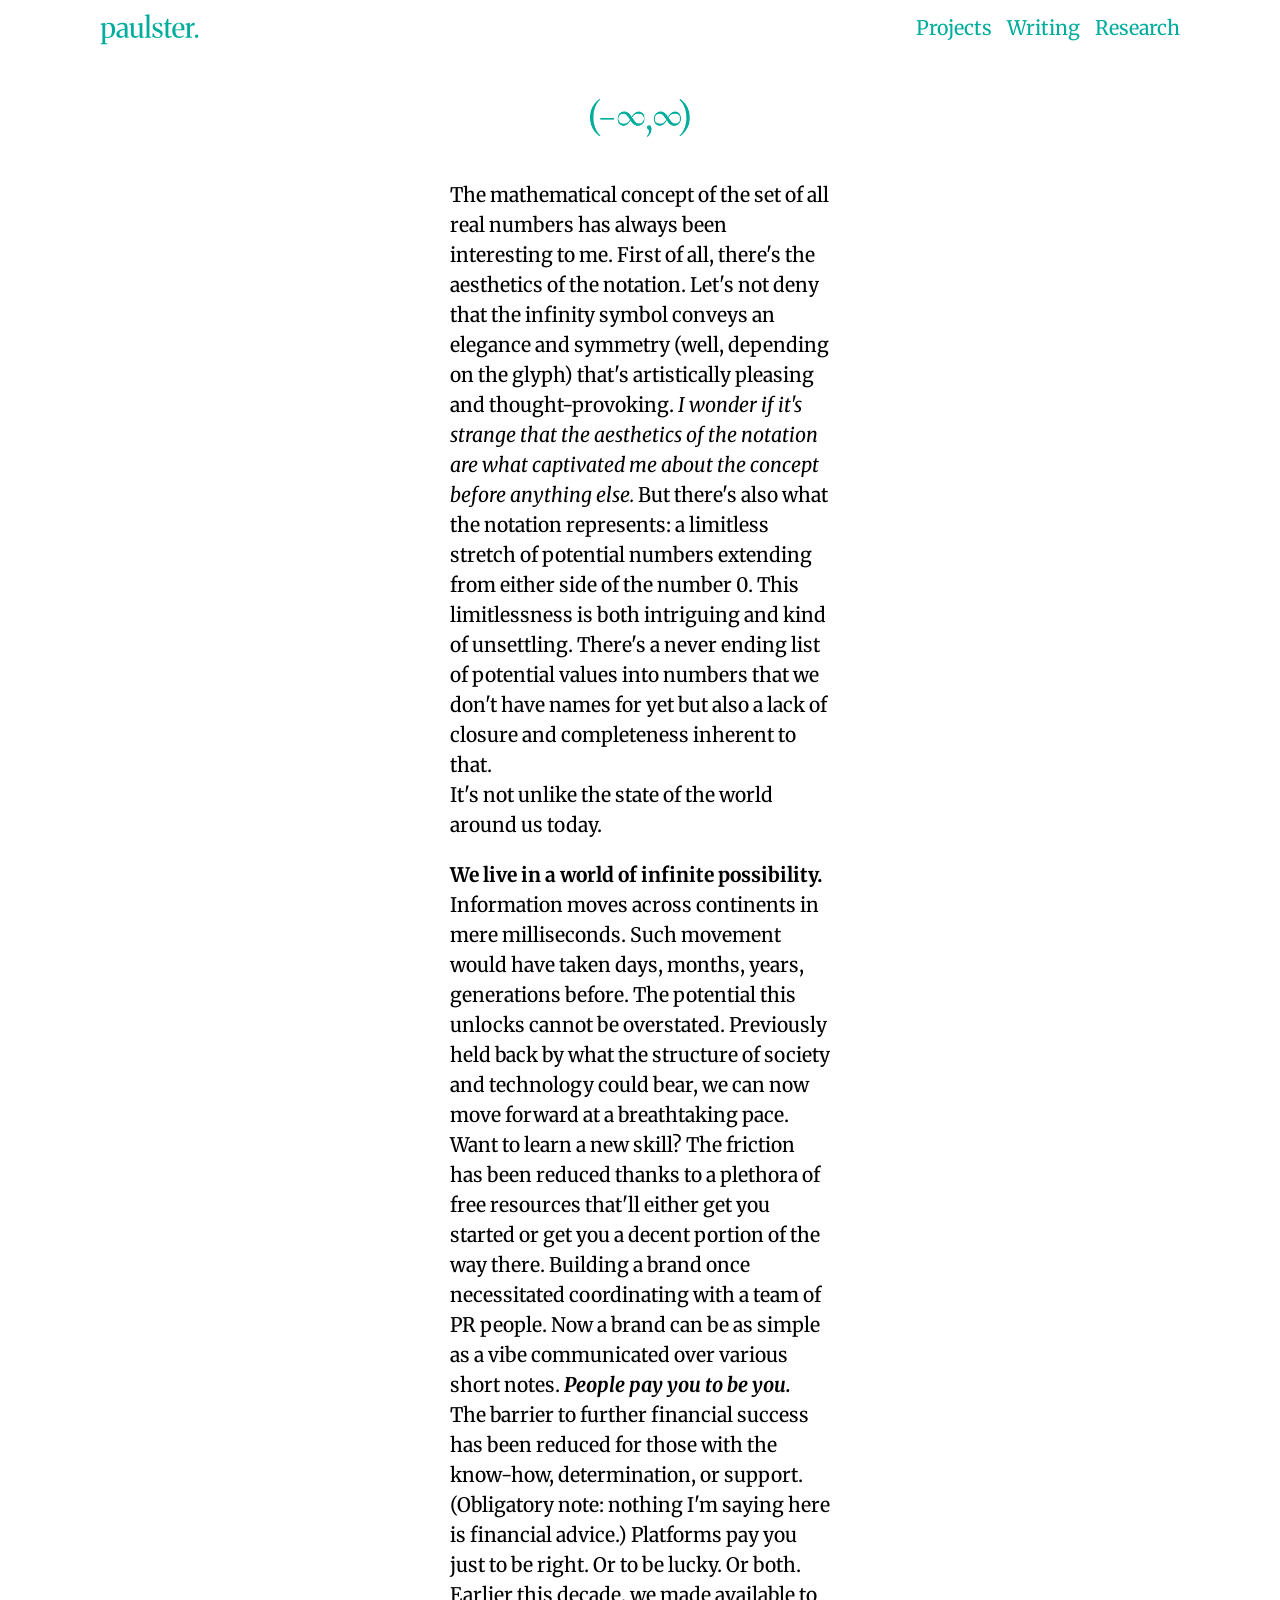
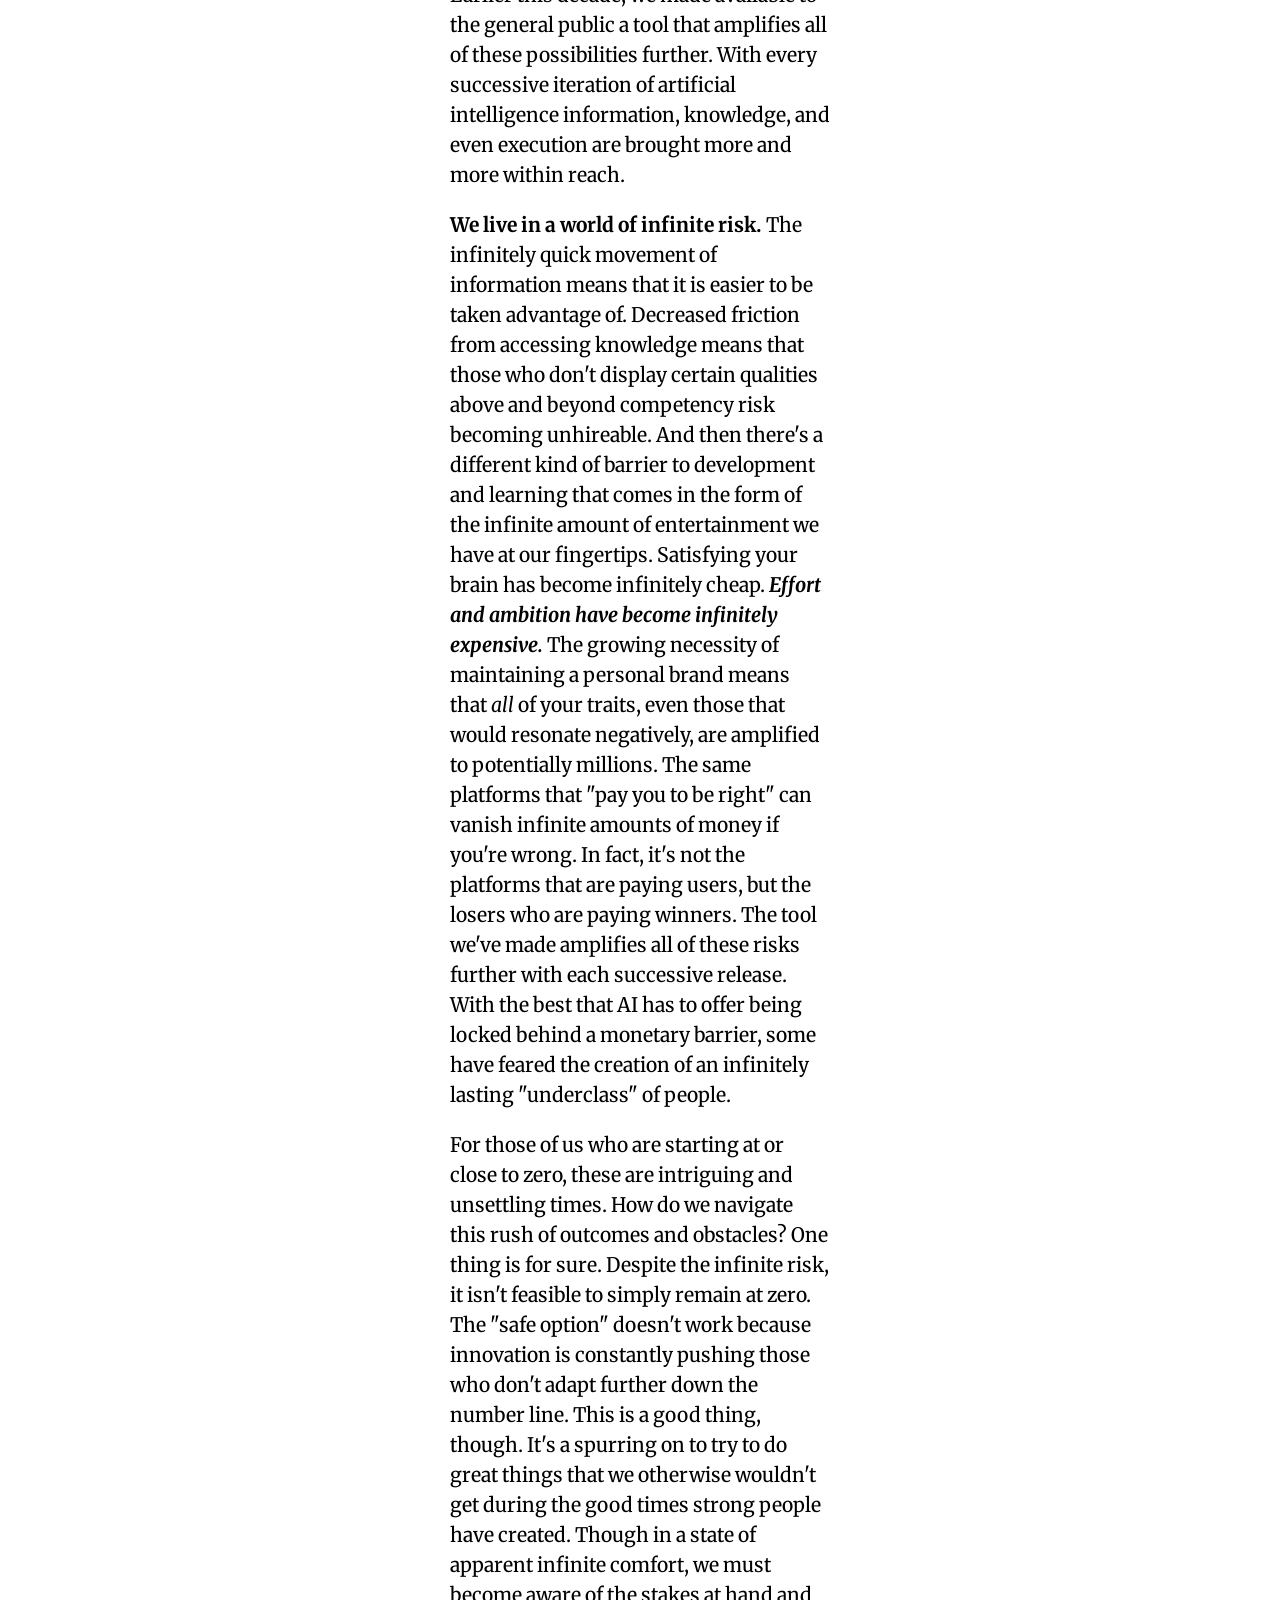
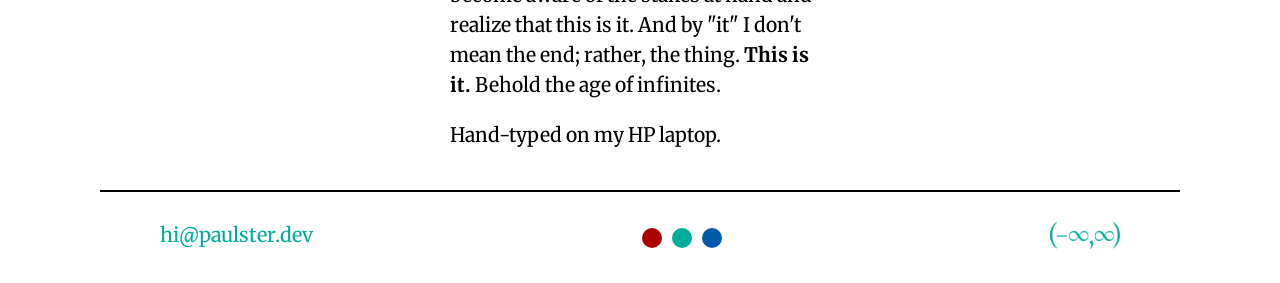
<file: writing/infinites.html>
<!DOCTYPE html>
<html>
    <head>
        <meta name="viewport" content="width=device-width, initial-scale=1">
        <link rel="stylesheet" href="/style.css?v=1.1">
        <link rel="shortcut icon" href="/assets/favicon.png">
        <link rel="preconnect" href="https://fonts.googleapis.com">
        <link rel="preconnect" href="https://fonts.gstatic.com" crossorigin>
        <link href="https://fonts.googleapis.com/css2?family=Merriweather:ital,opsz,wdth,wght@0,18..144,112,300..900;1,18..144,112,300..900&display=swap" rel="stylesheet">
        <script src="/script.js" defer></script>

        <title>Infinites - paulster.dev</title>
    </head>
    
    <body>
        <header>
            <div id="header-menu">
            </div>
        </header>
        <h1 class="page-title-alt">
            <img src="/assets/Infinites.png" alt="The symbol for the set of all real numbers" style="width:6.25rem">
        </h1>
        <div class="essay-container">
            <p class="body-style">
                The mathematical concept of the set of all real numbers has always been interesting to me. 
                First of all, there's the aesthetics of the notation. Let's not deny that the infinity symbol 
                conveys an elegance and symmetry (well, depending on the glyph) that's artistically pleasing 
                and thought-provoking. <i>I wonder if it's strange that the aesthetics of the notation are what 
                captivated me about the concept before anything else.</i> But there's also what the notation 
                represents: a limitless stretch of potential numbers extending from either side of the number 0. 
                This limitlessness is both intriguing and kind of unsettling. There's a never ending list of 
                potential values into numbers that we don't have names for yet but also a lack of closure and completeness
                inherent to that. <br>It's not unlike the state of the world around us today.
            </p>
            <p class="body-style">
                <strong>We live in a world of infinite possibility.</strong> Information moves across continents in mere milliseconds. 
                Such movement would have taken days, months, years, generations before. The potential this unlocks 
                cannot be overstated. Previously held back by what the structure of society and technology could bear, 
                we can now move forward at a breathtaking pace. Want to learn a new skill? The friction has been reduced 
                thanks to a plethora of free resources that'll either get you started or get you a decent portion of the way
                there. Building a brand once necessitated coordinating with a team of PR people. Now a brand can be as simple
                as a vibe communicated over various short notes. <strong><em>People pay you to be you.</em></strong> The barrier to further financial 
                success has been reduced for those with the know-how, determination, or support. (Obligatory note: nothing I'm 
                saying here is financial advice.) Platforms pay you just to be right. Or to be lucky. Or both. Earlier this decade, 
                we made available to the general public a tool that amplifies all of these possibilities further. With every successive
                 iteration of artificial intelligence information, knowledge, and even execution are brought more and more within reach.
            </p>
            <p class="body-style">
                <strong>We live in a world of infinite risk.</strong> The infinitely quick movement of information means that it is easier to be 
                taken advantage of. Decreased friction from accessing knowledge means that those who don't display certain 
                qualities above and beyond competency risk becoming unhireable. And then there's a different kind of barrier
                to development and learning that comes in the form of the infinite amount of entertainment we have at our 
                fingertips. Satisfying your brain has become infinitely cheap. <strong><em>Effort and ambition have become infinitely 
                expensive.</em></strong> The growing necessity of maintaining a personal brand means that <em>all</em> of your traits, even those
                that would resonate negatively, are amplified to potentially millions. The same platforms that "pay you to be
                right" can vanish infinite amounts of money if you're wrong. In fact, it's not the platforms that are paying 
                users, but the losers who are paying winners. The tool we've made amplifies all of these risks further with 
                each successive release. With the best that AI has to offer being locked behind a monetary barrier, some have
                feared the creation of an infinitely lasting "underclass" of people.
            </p>
            <p class="body-style">
                For those of us who are starting at or close to zero, these are intriguing and unsettling times. 
                How do we navigate this rush of outcomes and obstacles? One thing is for sure. Despite the infinite risk, 
                it isn't feasible to simply remain at zero. The "safe option" doesn't work because innovation is constantly 
                pushing those who don't adapt further down the number line. This is a good thing, though. It's a spurring on 
                to try to do great things that we otherwise wouldn't get during the good times strong people have created. 
                Though in a state of apparent infinite comfort, we must become aware of the stakes at hand and realize that 
                this is it. And by "it" I don't mean the end; rather, the thing. <strong>This is it.</strong> Behold the age of infinites.
            </p>
            <p class="body-style">
                Hand-typed on my HP laptop.
            </p>
        </div>
        <footer>
            <div id="footer">
            </div>
        </footer>   
    </body>
</html>
</file>
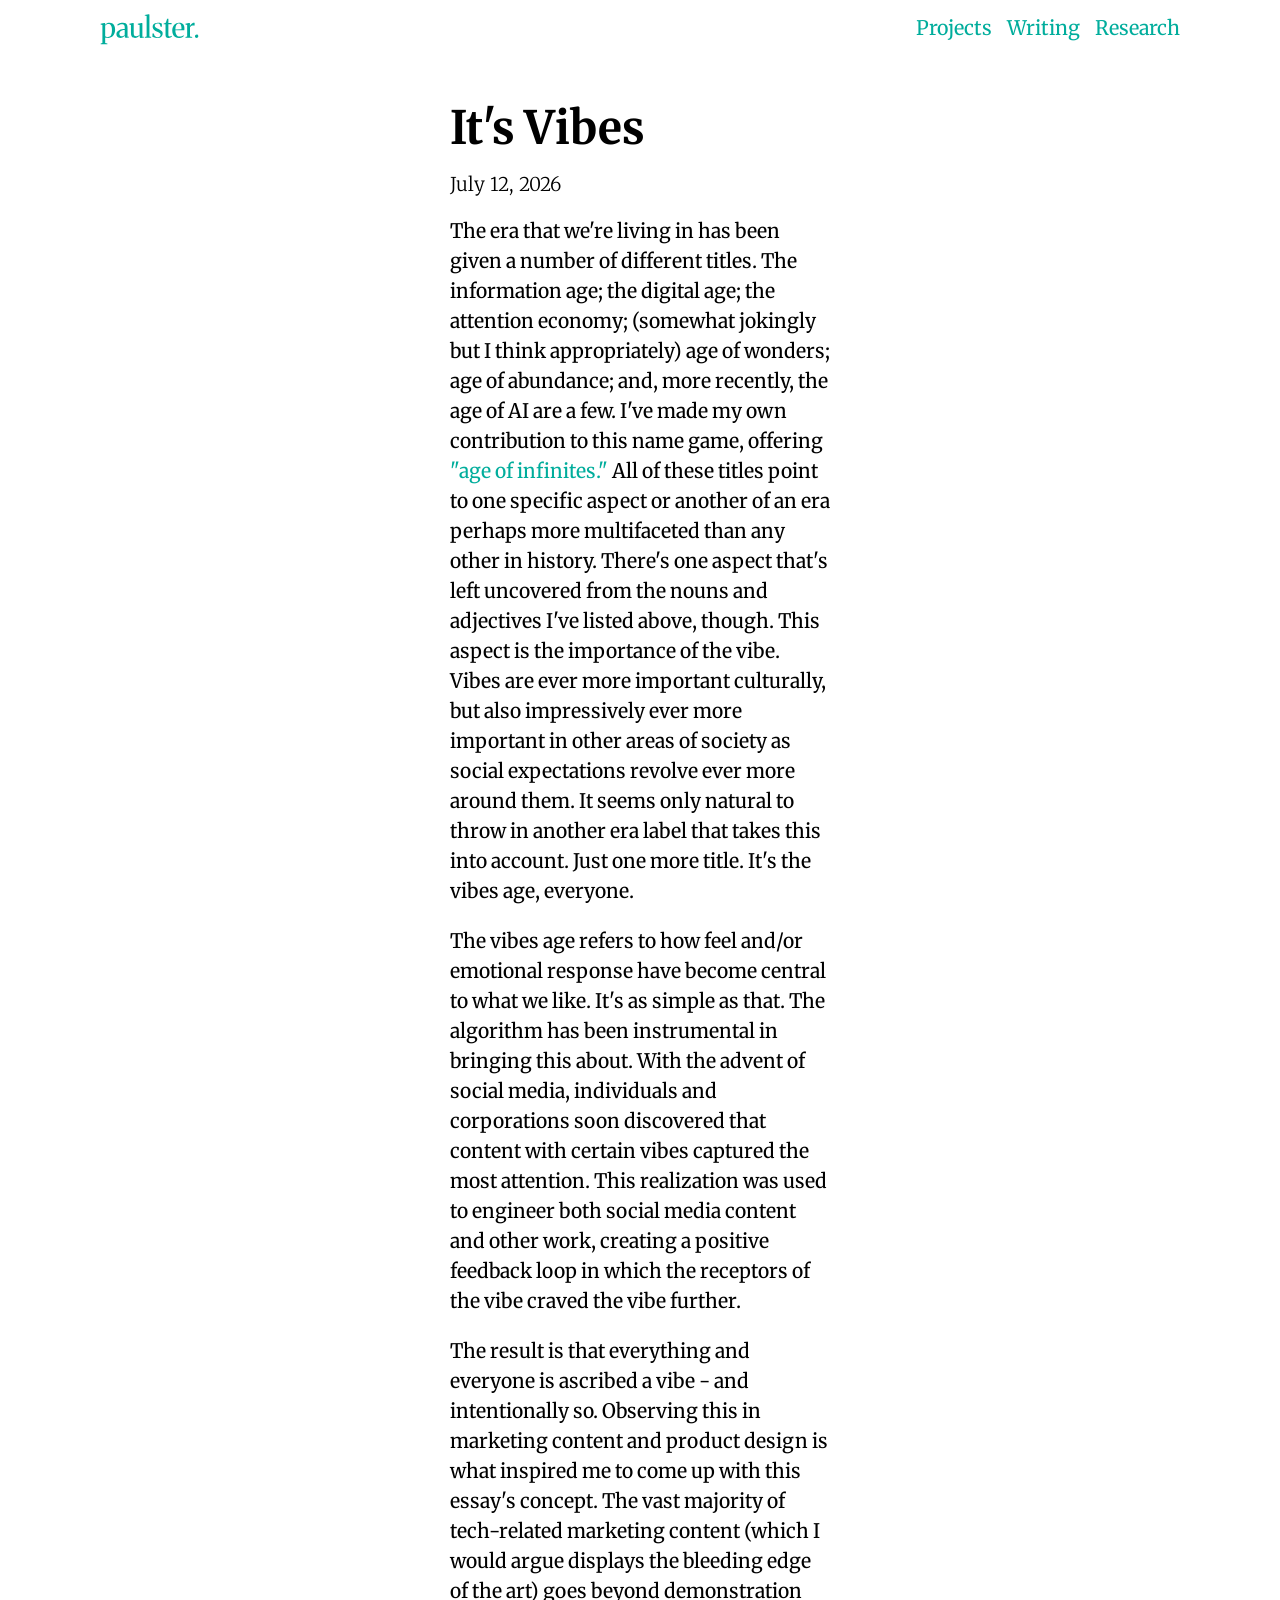
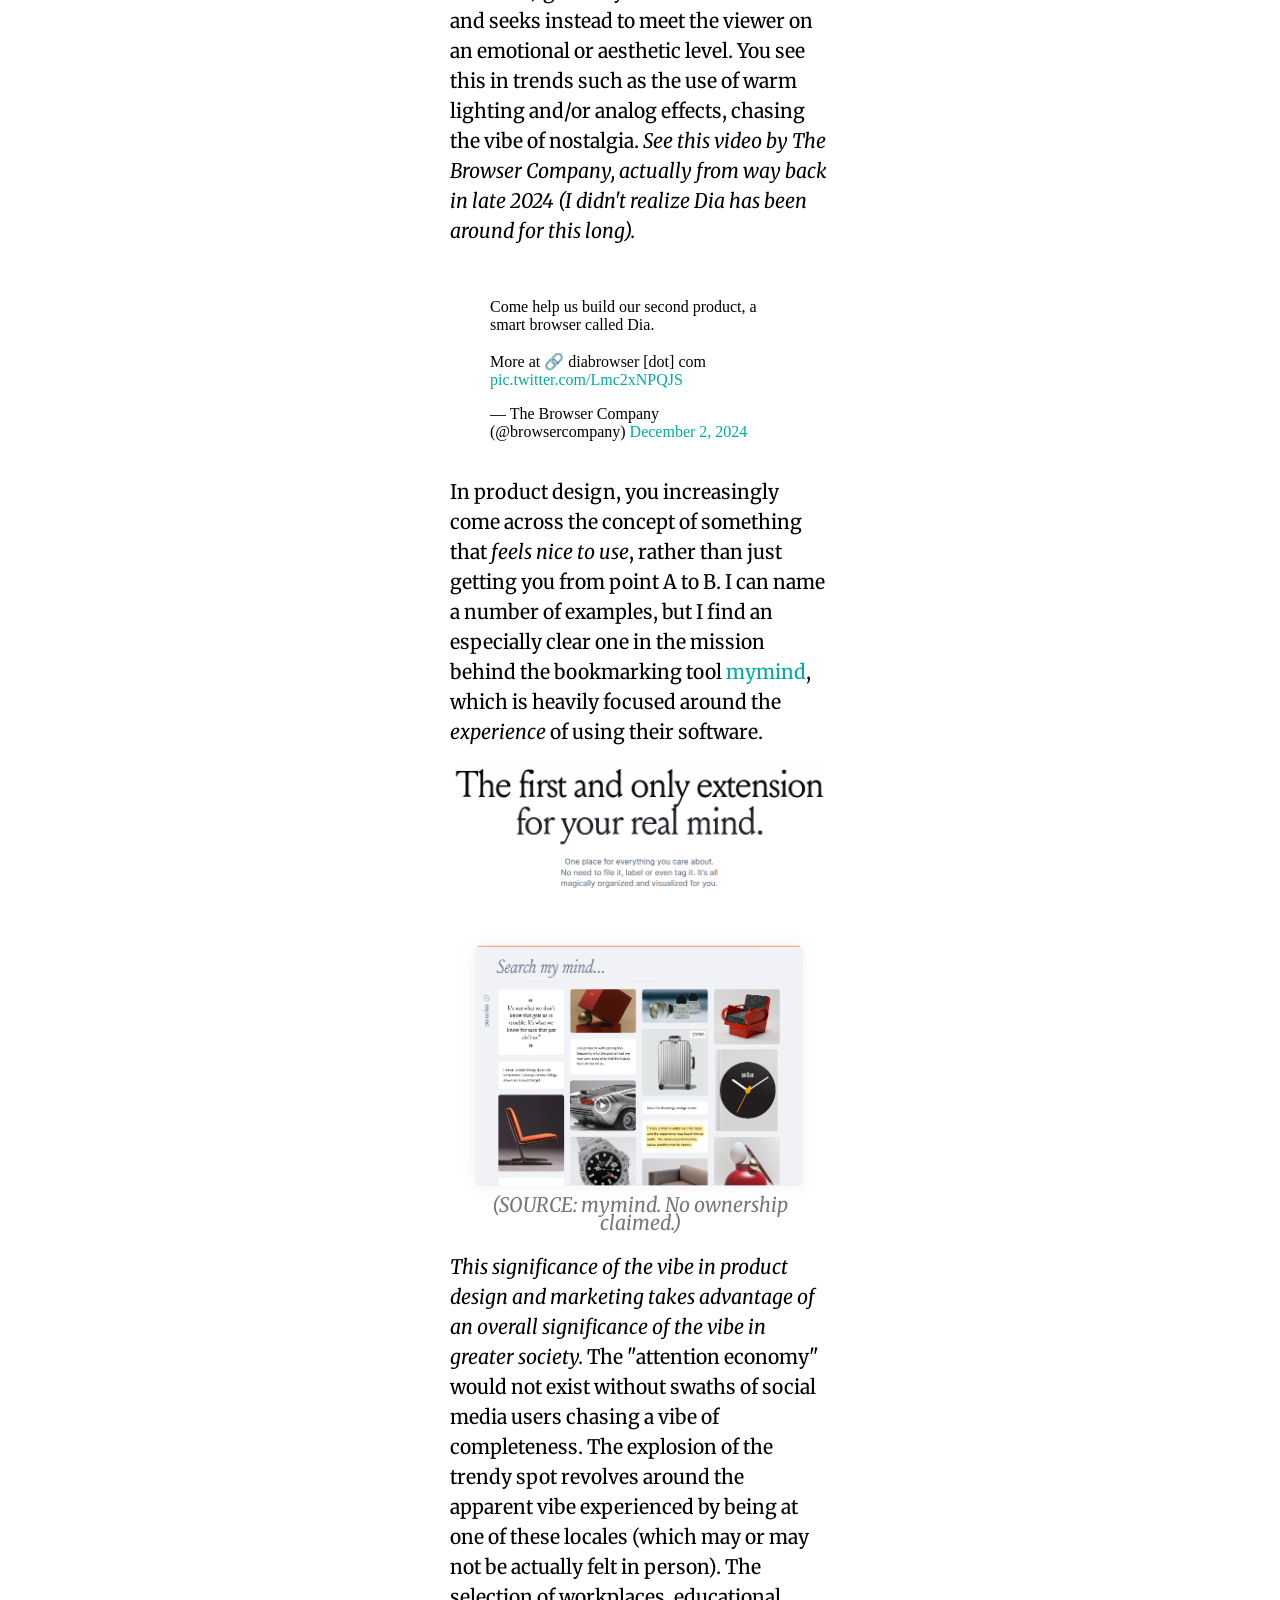
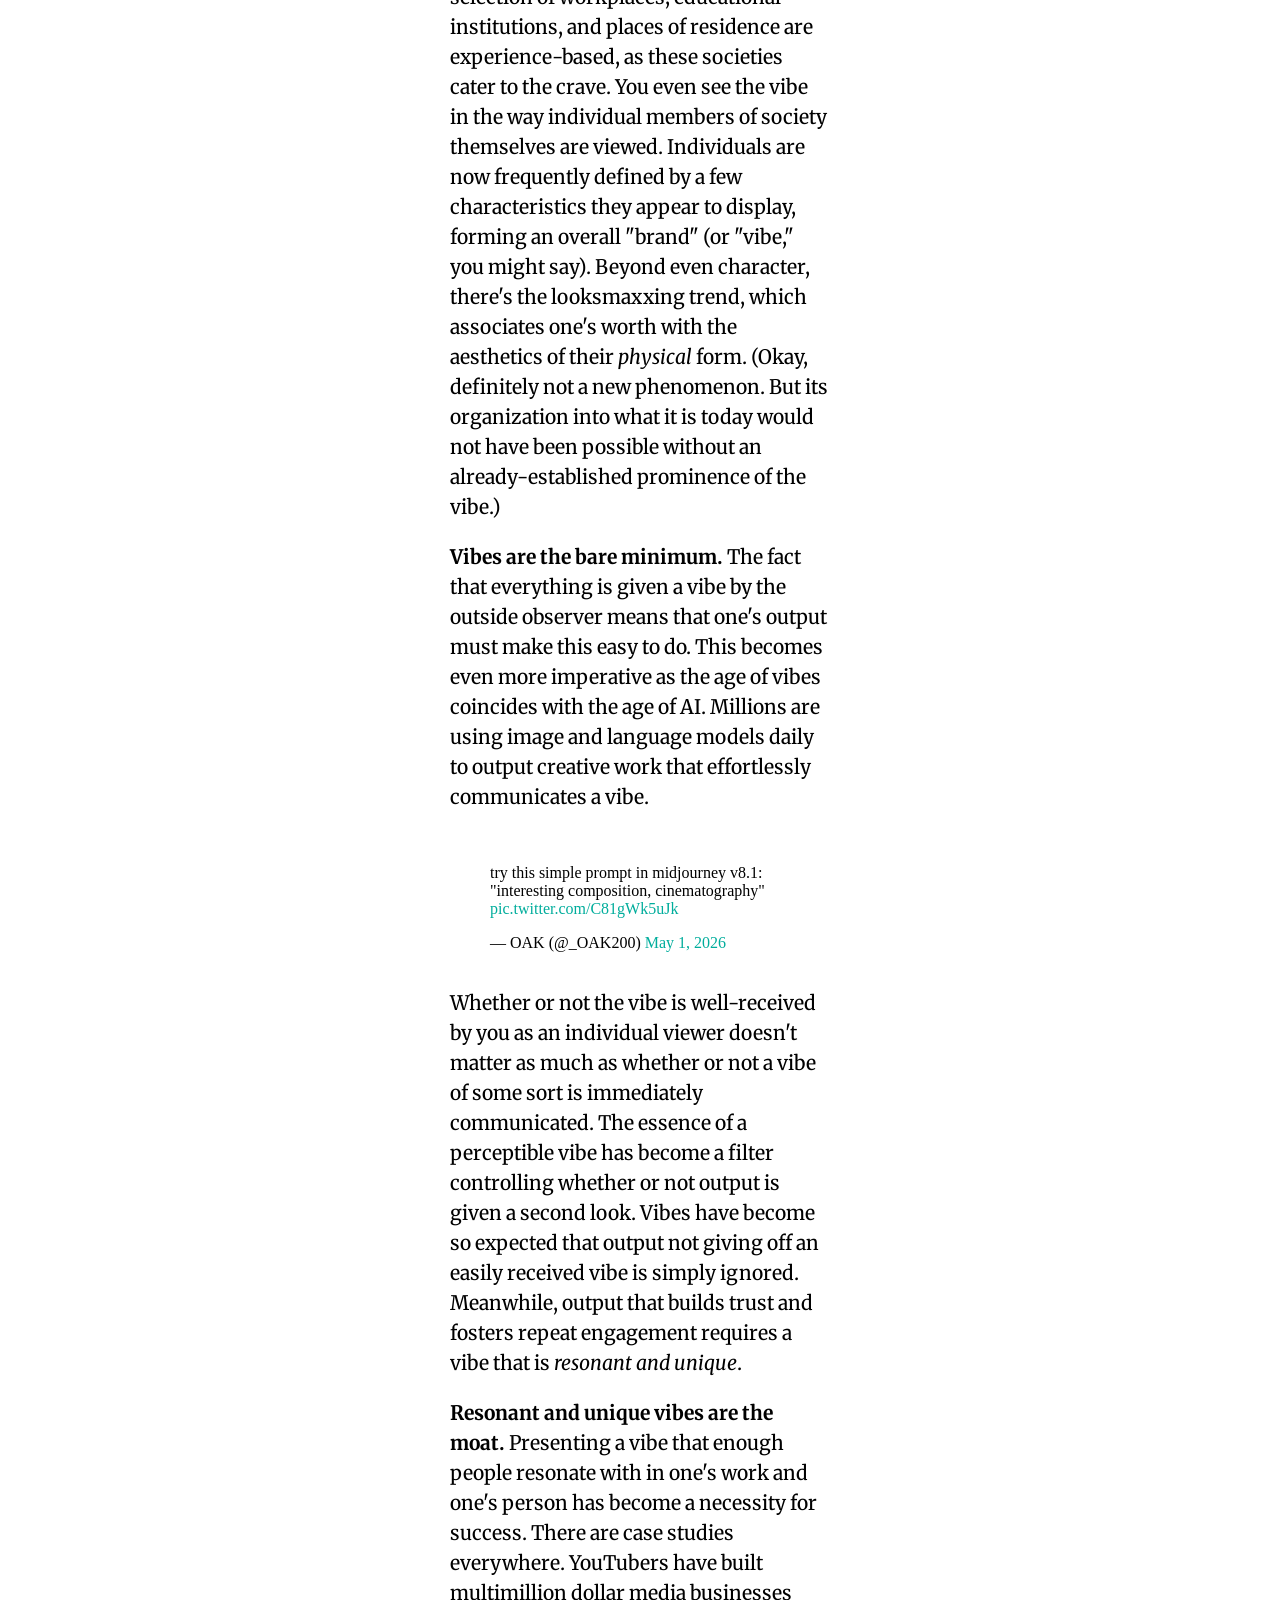
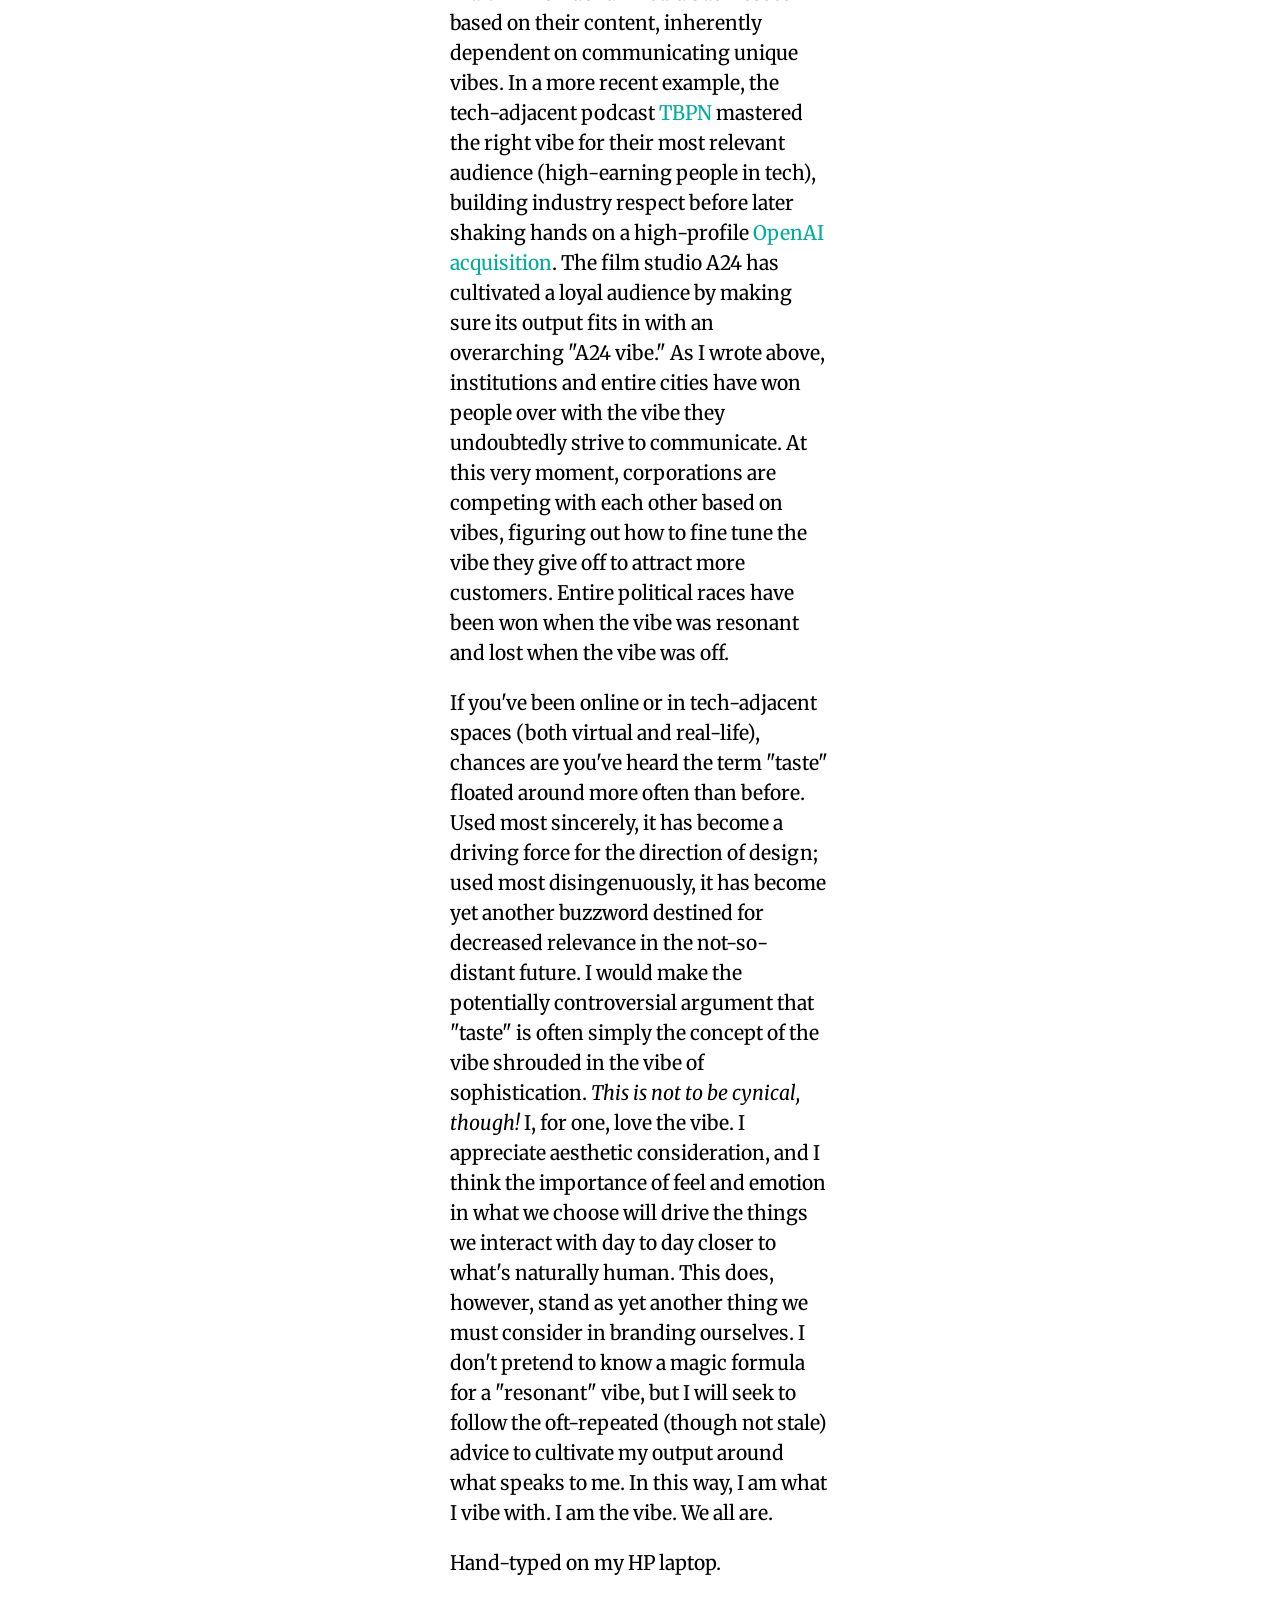
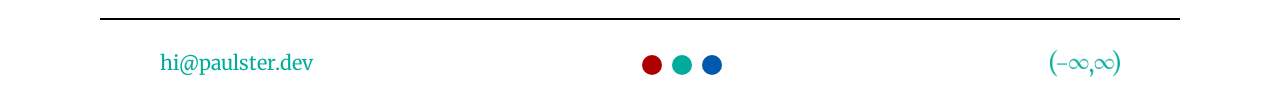
<file: writing/vibes.html>
<!DOCTYPE html>
<html>
    <head>
        <meta name="viewport" content="width=device-width, initial-scale=1">
        <link rel="stylesheet" href="/style.css?v=1.1">
        <link rel="shortcut icon" href="/assets/favicon.png">
        <link rel="preconnect" href="https://fonts.googleapis.com">
        <link rel="preconnect" href="https://fonts.gstatic.com" crossorigin>
        <link href="https://fonts.googleapis.com/css2?family=Merriweather:ital,opsz,wdth,wght@0,18..144,112,300..900;1,18..144,112,300..900&display=swap" rel="stylesheet">
        <script src="/script.js" defer></script>
        

        <title>It's Vibes - paulster.dev</title>
    </head>
    
    <body>
        <header>
            <div id="header-menu">
            </div>
        </header>
        <div class="essay-container">
            <h1 class="heading1 essay-title">
                It's Vibes
            </h1>
            <h2 class="heading4">
                July 12, 2026
            </h2>
            <p class="body-style">
                The era that we're living in has been given a number of different titles. The information age; the digital age; the attention economy; 
                (somewhat jokingly but I think appropriately) age of wonders; age of abundance; and, more recently, the age of AI are a few. 
                I've made my own contribution to this name game, offering <a href=/writing/infinites.html>"age of infinites."</a> All of these titles point to one specific aspect or 
                another of an era perhaps more multifaceted than any other in history. There's one aspect that's left uncovered from the nouns and 
                adjectives I've listed above, though. This aspect is the importance of the vibe. Vibes are ever more important culturally, but also 
                impressively ever more important in other areas of society as social expectations revolve ever more around them. It seems only natural
                 to throw in another era label that takes this into account. Just one more title. <strong></strong>It's the vibes age, everyone.</strong>
            </p>
            <p class="body-style">
                The vibes age refers to how feel and/or emotional response have become central to what we like. It's as simple as that. The algorithm
                 has been instrumental in bringing this about. With the advent of social media, individuals and corporations soon discovered that content
                  with certain vibes captured the most attention. This realization was used to engineer both social media content and other work, 
                  creating a positive feedback loop in which the receptors of the vibe craved the vibe further. 
            </p>
            <p class="body-style">
                The result is that everything and everyone is ascribed a vibe - and intentionally so. Observing this in marketing content and product design
                 is what inspired me to come up with this essay's concept. The vast majority of tech-related marketing content (which I would argue displays
                  the bleeding edge of the art) goes beyond demonstration and seeks instead to meet the viewer on an emotional or aesthetic level. 
                  You see this in trends such as the use of warm lighting and/or analog effects, chasing the vibe of nostalgia. <i>See this video by 
                  The Browser Company, actually from way back in late 2024 (I didn't realize Dia has been around for this long).</i>
                  
            </p>
            <div class="essay-visual">
                <blockquote class="twitter-tweet"><p lang="en" dir="ltr">Come help us build our second product, a smart browser called Dia. <br><br>More at 🔗 diabrowser [dot] com <a href="https://t.co/Lmc2xNPQJS">pic.twitter.com/Lmc2xNPQJS</a></p>&mdash; The Browser Company (@browsercompany) <a href="https://x.com/browsercompany/status/1863593525725556754?ref_src=twsrc%5Etfw">December 2, 2024</a></blockquote> <script async src="https://platform.x.com/widgets.js" charset="utf-8"></script> 
            </div>
            <p class="body-style">
                In product design, you increasingly come across the concept of something that <em>feels nice to use</em>, rather than just getting you from 
                point A to B. I can name a number of examples, but I find an especially clear one in the mission behind the bookmarking 
                tool <a href="https://mymind.com/"> mymind</a>, which is heavily focused around the <em>experience</em> of using their software.
            </p>
            <div class="essay-visual">
                <img src="/writing/assets/vibes/mymind.png" class="essay-image" alt="A screenshot of the website for software tool mymind"> 
            </div>
            <p class="img-description">
                <i>(SOURCE: mymind. No ownership claimed.)</i>
            </p>
            <p class="body-style">
                <i>This significance of the vibe in product design and marketing takes advantage of an overall significance of the vibe in greater society.</i> 
                The "attention economy" would not exist without swaths of social media users chasing a vibe of completeness. The explosion of the trendy 
                spot revolves around the apparent vibe experienced by being at one of these locales (which may or may not be actually felt in person). 
                The selection of workplaces, educational institutions, and places of residence are experience-based, as these societies cater to the crave. 
                You even see the vibe in the way individual members of society themselves are viewed. Individuals are now frequently defined by a few characteristics
                 they appear to display, forming an overall "brand" (or "vibe," you might say). Beyond even character, there's the looksmaxxing trend, 
                 which associates one's worth with the aesthetics of their <em>physical</em> form. (Okay, definitely not a new phenomenon. 
                 But its organization into what it is today would not have been possible without an already-established prominence of the vibe.)
            </p>
            <p class="body-style">
                <strong>Vibes are the bare minimum.</strong> The fact that everything is given a vibe by the outside observer means that one's output must make this easy to do. 
                This becomes even more imperative as the age of vibes coincides with the age of AI. Millions are using image and language models daily to output 
                creative work that effortlessly communicates a vibe. 
            </p>
            <div class="essay-visual">
                <blockquote class="twitter-tweet"><p lang="en" dir="ltr">try this simple prompt in midjourney v8.1:<br>&quot;interesting composition, cinematography&quot; <a href="https://t.co/C81gWk5uJk">pic.twitter.com/C81gWk5uJk</a></p>&mdash; OAK (@_OAK200) <a href="https://x.com/_OAK200/status/2050244213841776733?ref_src=twsrc%5Etfw">May 1, 2026</a></blockquote> <script async src="https://platform.x.com/widgets.js" charset="utf-8"></script> 
            </div>
            <p class="body-style">
                Whether or not the vibe is well-received by you as an individual viewer doesn't matter as much as whether or not a vibe of some sort is 
                immediately communicated. The essence of a perceptible vibe has become a filter controlling whether or not output is given a second look. 
                Vibes have become so expected that output not giving off an easily received vibe is simply ignored. Meanwhile, output that builds
                 trust and fosters repeat engagement requires a vibe that is <em>resonant and unique</em>.
            </p>
            <p class="body-style">
                <strong>Resonant and unique vibes are the moat.</strong> Presenting a vibe that enough people resonate with in one's work and one's person has become a necessity for success. 
                There are case studies everywhere. YouTubers have built multimillion dollar media businesses based on their content, inherently dependent on communicating unique vibes. 
                In a more recent example, the tech-adjacent podcast <a href="https://tbpn.com/">TBPN</a> mastered the right vibe for their most relevant audience (high-earning people in tech), 
                building industry respect before later shaking hands on a high-profile <a href=https://openai.com/index/openai-acquires-tbpn>OpenAI acquisition</a>. 
                The film studio A24 has cultivated a loyal audience by making sure its output fits in with an overarching "A24 vibe." As I wrote above, institutions and entire 
                cities have won people over with the vibe they undoubtedly strive to communicate. At this very moment, corporations are competing with each other based on vibes, 
                figuring out how to fine tune the vibe they give off to attract more customers. Entire political races have been won when the vibe was resonant and lost when the vibe was off. 
            </p>
            <p class="body-style">
                If you've been online or in tech-adjacent spaces (both virtual and real-life), chances are you've heard the term "taste" floated around more often than before. Used most sincerely, 
                it has become a driving force for the direction of design; used most disingenuously, it has become yet another buzzword destined for decreased relevance in the not-so-distant future. 
                I would make the potentially controversial argument that "taste" is often simply the concept of the vibe shrouded in the vibe of sophistication. <i>This is not to be cynical, though!</i> I, for one, love the vibe. 
                I appreciate aesthetic consideration, and I think the importance of feel and emotion in what we choose will drive the things we interact with day to day closer to what's naturally human. 
                This does, however, stand as yet another thing we must consider in branding ourselves. I don't pretend to know a magic formula for a "resonant" vibe, but I will seek to follow the oft-repeated
                 (though not stale) advice to cultivate my output around what speaks to me. In this way, I am what I vibe with. I am the vibe. We all are.
            </p>
            
            <p class="body-style">
                Hand-typed on my HP laptop.
            </p>
        </div>
        <footer>
            <div id="footer">
            </div>
        </footer>   
    </body>
</html>
</file>
<file: style.css>
:root{
  --text-dark-color: #000000;
  --text-dark-disabled-color: #777777;
  --text-light-color: #F6F6F6;
  --text-light-disabled-color: #B3B3B3;
  --bg1-color: #F6F6F6;
  --bg2-color: #FFFFE4;
  --bg3-color: #0D1215;
  --accent1-color: #AD0000;
  --accent2-color: #00AD9C;
  --accent3-color: #0059AD;
  
  --main-horizontal-padding: 6.25rem;
  --main-vertical-padding: 3.125rem;
}

@media (max-width: 786px){
  html{
    font-size: 12px;
  }
  .footer{
    display: flex;
    flex-direction: column !important;
    align-items:center;
    gap: 0.9375rem;
    padding-top: 1.875rem;
    padding-bottom: 1.875rem;
    padding-right: 3.75rem;
    padding-left: 3.75rem;
    justify-content: space-between;
    flex: 1;
  }
  .header{
  display: flex;
  flex-direction: column !important;
  padding-right: var(--main-horizontal-padding);
  padding-left: var(--main-horizontal-padding);
  padding-top: 0.625rem;
  padding-bottom: 0.625rem;
  align-items:center;
  flex: 1;
}
.essay-container{
  padding-right: var(--main-horizontal-padding) !important;
  padding-left: var(--main-horizontal-padding) !important;
  padding-bottom: 1.25rem;
}
}

@media (max-width:900px){
  .project-card{
    display: flex;
    flex-direction: column !important;
    padding-top: 0.9375rem;
    padding-bottom: 0.9375rem;
    justify-content: space-between;
    flex: 1;
    flex-grow: 1;
}
}

.header{
  display: flex;
  flex-direction: row;
  padding-right: var(--main-horizontal-padding);
  padding-left: var(--main-horizontal-padding);
  padding-top: 0.625rem;
  padding-bottom: 0.625rem;
  justify-content: space-between;
  flex: 1;
}

.menu{
  display: flex;
  flex-direction: row;
  padding-top: 0rem;
  padding-bottom: 0rem;
  justify-content: space-between;
  width: fit-content;
  gap: 0.9375rem;
}

.logo-container{
  display: flex;
  padding-top: 0rem;
  padding-bottom: 0rem;
  width: fit-content;
  height: fit-content;
  align-items: center;
}

.logo{
  width: 6.25rem;
}


.menu-link {
  font-family: "Merriweather", serif;
  font-size: 1.25rem;
  width: fit-content;
  height: fit-content;
  align-items: center;
  justify-content: center;
  padding-top: 0.3125rem;
  padding-bottom: 0rem;
  color: var(--accent2-color);
  text-decoration: none;
  font-variation-settings:
    "wdth" 98;
}

.menu-link:hover {
  text-decoration: underline;
  text-decoration-thickness: 2px;
}

.page-title-container{
  display: flex;
  flex-direction: column;
  height: fit-content;
  padding-left: var(--main-horizontal-padding);
  padding-right: var(--main-horizontal-padding);
  padding-top: var(--main-vertical-padding);
  padding-bottom: var(--main-vertical-padding);
  gap: 1.875rem;
}

.home-content-container{
  display: flex;
  flex-direction: column;
  height: fit-content;
  padding-left: var(--main-horizontal-padding);
  padding-right: var(--main-horizontal-padding);
  padding-top: 8.75rem;
  padding-bottom: 8.75rem;
  gap: 1.875rem;
  flex: 1;
}

.social-links-container{
  display: flex;
  flex-direction: row;
  flex: 1;
}

.social-link{
  color: var(--text-dark-color);
}

.social-link:hover{
  color:#aaaaaa;
}

.project-cards-container{
  display: flex;
  flex-direction: column;
  height: fit-content;
  padding-left: var(--main-horizontal-padding);
  padding-right: var(--main-horizontal-padding);
  padding-top: var(--main-vertical-padding);
  padding-bottom: var(--main-vertical-padding);
  justify-content: space-between;
  flex: 1;
}

.project-card{
  display: flex;
  flex-direction: row;
  padding-top: 0.9375rem;
  padding-bottom: 0.9375rem;
  justify-content: space-between;
  flex: 1;
  flex-grow: 1;
}

.project-details{
  display: flex;
  flex-direction: column;
  gap: 1.25rem;
  flex: 1;
}

.separator{
  display: flex;
  flex-direction: row;
  border-bottom: 2px solid black;
  flex: 1;
}

.carousel-container{
  display: flex;
  flex-direction: row;
  height: fit-content;
  justify-content: center;
  align-items: center;
  gap: 1.25rem;
  max-width: 600px;
  margin: 0 auto;
  overflow: hidden;
}

.carousel-slide-container{
  flex: 0 0 100%;
  scroll-snap-align: start;
}

.carousel-slide{
  width: 100%;
  aspect-ratio: 16/9;
  display: block;
  object-fit: cover;
}

.carousel-track{
  display: flex;
  overflow-x: auto;
  scroll-behavior: smooth;
  scroll-snap-type: x mandatory;
  scrollbar-width: none;
}

.carousel-track::-webkit-scrollbar {
  display: none;
}

.slide-control-button{
  width: 2.8125rem;
  height: 2.8125rem;
  font-size: 0.9375rem;
  cursor: pointer;
  transition: 0.3s ease;
}

.slide-control-button:hover{
  color: #aaaaaa;
}

.previous-button{
  left: 1px;
}

.next-icon{
  transform: translateX(-25px);
}

.button-styling{
  border: none;
  background-color: transparent;
}

.next-button{
  right: 1px;
}

.essay-cards-container{
  display: flex;
  flex-direction: column;
  height: fit-content;
  justify-content: space-between;
  flex: 1;
}

.essay-card{
  display:flex;
  flex-direction: column;
  height: fit-content;
  justify-content: space-between;
  padding-top: 2.5rem;
  padding-bottom: 2.5rem;
  gap: 1.25rem;
  padding-right: var(--main-horizontal-padding);
  padding-left: var(--main-horizontal-padding);
}

.text-normal{
  color: var(--text-dark-color);
}

.text-links{
  color: var(--accent2-color);
}

.heading1 {
  font-family: "Merriweather", serif;
  font-weight: 700;
  font-size: 2.875rem;
  color: var(--text-dark-color);
  -webkit-font-smoothing: antialiased;
  -moz-osx-font-smoothing: grayscale;
  font-variation-settings:
    "wdth" 98;
}

.heading2 {
  font-family: "Merriweather", serif;
  font-weight: 450;
  font-size: 1.625rem;
  color: var(--text-dark-color);
  -webkit-font-smoothing: antialiased;
  -moz-osx-font-smoothing: grayscale;
  font-variation-settings:
    "wdth" 98;
}

.heading3 {
  font-family: "Merriweather", serif;
  font-weight: 400;
  font-size: 1.25rem;
  color: var(--text-dark-color);
  -webkit-font-smoothing: antialiased;
  -moz-osx-font-smoothing: grayscale;
  font-variation-settings:
    "wdth" 100;
}

.heading4{
  font-family: "Merriweather", serif;
  -webkit-font-smoothing: antialiased;
  -moz-osx-font-smoothing: grayscale;
  font-weight: 300;
  font-size: 1.188rem;
  color: var(--text-dark-color);
  font-variation-settings:
    "wdth" 100;
}

.project-title {
  font-family: "Merriweather", serif;
  font-weight: 600;
  font-size: 2rem;
  color: var(--text-dark-color);
  -webkit-font-smoothing: antialiased;
  -moz-osx-font-smoothing: grayscale;
  font-variation-settings:
    "wdth" 98;
}

.essay-container{
  padding-right: 28.125rem;
  padding-left: 28.125rem;
  padding-bottom: 1.25rem;
}

.body-style{
  font-family: "Merriweather", serif;
  -webkit-font-smoothing: antialiased;
  -moz-osx-font-smoothing: grayscale;
  font-weight: 400;
  line-height: 150%;
  font-size: 1.25rem;
  color: var(--text-dark-color);
  font-variation-settings:
    "wdth" 96;
}

.body-style-alt{
  font-family: "Merriweather", serif;
  -webkit-font-smoothing: antialiased;
  -moz-osx-font-smoothing: grayscale;
  font-weight: 400;
  font-size: 1.25rem;
  color: var(--text-dark-color);
  font-variation-settings:
    "wdth" 96;
}

.p-style-alt{
  margin: 0;
}

.essay-link{
  font-family: "Merriweather", serif;
  font-weight: 600;
  font-size: 2rem;
  color: var(--accent2-color);
  -webkit-font-smoothing: antialiased;
  -moz-osx-font-smoothing: grayscale;
  font-variation-settings:
    "wdth" 98;
}

.essay-visual{
  display: flex;
  justify-content: center;
  align-items: center;
  max-width: 100%;
}

.essay-image{
  max-width: 100%;
}

.img-description{
  text-align: center;
  color: var(--text-dark-disabled-color);
  font-family: "Merriweather", serif;
  -webkit-font-smoothing: antialiased;
  -moz-osx-font-smoothing: grayscale;
  font-weight: 400;
  line-height: 90%;
  font-size: 1.25rem;
  font-variation-settings:
    "wdth" 96;
  margin: 0;
}

.footer-container
{
  display: flex;
  flex-direction: column;
  padding-right: var(--main-horizontal-padding);
  padding-left: var(--main-horizontal-padding);
}
.footer{
  display: flex;
  flex-direction: row;
  padding-top: 1.875rem;
  padding-bottom: 1.875rem;
  padding-right: 3.75rem;
  padding-left: 3.75rem;
  justify-content: space-between;
  flex: 1;
}

.circles-container{
  display: flex;
  gap: 0.625rem;
  flex-direction: row;
  width: fit-content;
  align-items: center;
}

.circle{
  width: 1.25rem;
  height: 1.25rem;
  border-radius: 50%;
}

.footer-text{
  font-family: "Merriweather", serif;
  color: var(--accent2-color);
  font-size: 1.25rem;
  -webkit-font-smoothing: antialiased;
  -moz-osx-font-smoothing: grayscale;
  font-variation-settings:
    "wdth" 98;
}

.name-styling{
  font-style: italic;
}

.page-title-alt{
  text-align: center;
  padding-left: var(--main-horizontal-padding);
  padding-right: var(--main-horizontal-padding);
  padding-top: 2.5rem;
  padding-bottom: 0.9375rem;
}

.essay-title{
  padding-top: 2.5rem;
  padding-bottom: 0.9375rem;
}


body,
h1,
h2,
h3,
h4,
h5,
h6,
ul,
ol {
  margin: 0;
}

body{
  min-height: 100vh;
  display: flex;
  flex-direction: column;
}

hr {
  border: none;
  height: 0.125rem;
  background-color: #333;
  width: 100%;
}

a{
  text-decoration: none;
  color: var(--accent2-color);
}

a:hover {
  text-decoration: underline;
  text-decoration-thickness: 2px;
}

table, tr, th{
  border: 1px solid black;
  border-collapse: collapse;
  margin: 0.5rem;
}

tr, th{
  padding-right: 0.1rem;
  padding-left: 0.1rem;
  padding-top: 0.1rem;
  padding-bottom: 0.1rem;
}
</file>
